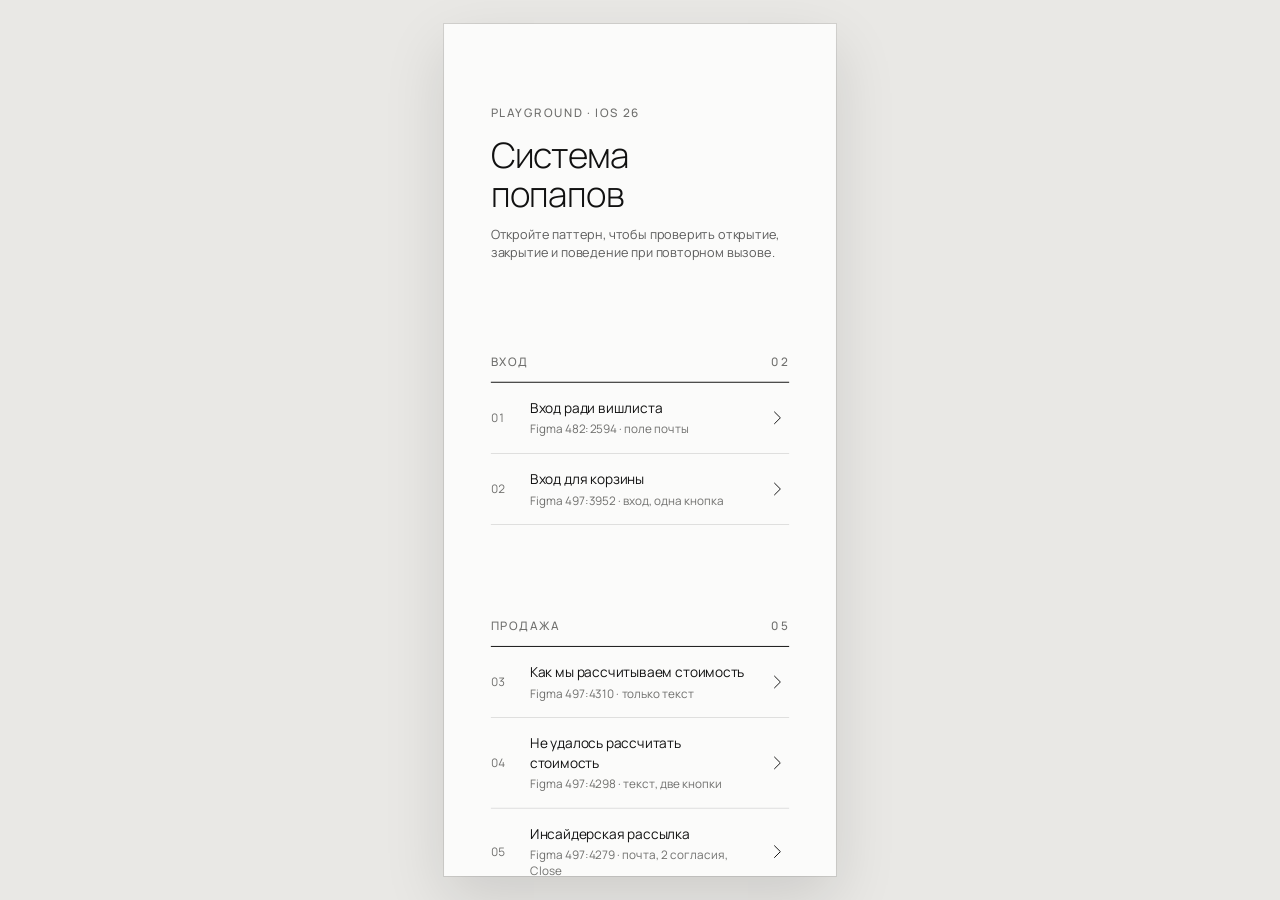
<file: index.html>
<!doctype html>
<html lang="ru">
<head>
  <meta charset="utf-8">
  <meta name="viewport" content="width=device-width, initial-scale=1, viewport-fit=cover">
  <title>Popup System Playground</title>
  <meta name="theme-color" content="#fbfbfa">
  <link rel="manifest" href="manifest.webmanifest">
  <link rel="icon" type="image/png" sizes="32x32" href="icons/favicon-32.png">
  <link rel="apple-touch-icon" href="icons/apple-touch-icon.png">
  <meta name="apple-mobile-web-app-capable" content="yes">
  <meta name="mobile-web-app-capable" content="yes">
  <meta name="apple-mobile-web-app-title" content="Popups">
  <meta name="apple-mobile-web-app-status-bar-style" content="default">
  <meta name="format-detection" content="telephone=no">
  <link rel="preload" href="design-system/fonts/manrope-latin-wght-normal.woff2" as="font" type="font/woff2" crossorigin>
  <link rel="stylesheet" href="design-system/fonts/fonts.css?v=f7c37eca60bb">
  <link rel="stylesheet" href="design-system/tokens/tokens.css?v=f7c37eca60bb">
  <link rel="stylesheet" href="css/tokens.css?v=f7c37eca60bb">
  <link rel="stylesheet" href="design-system/css/typography.css?v=f7c37eca60bb">
  <link rel="stylesheet" href="design-system/css/spacing.css?v=f7c37eca60bb">
  <link rel="stylesheet" href="css/app.css?v=f7c37eca60bb">
  <link rel="stylesheet" href="design-system/css/corners.css?v=f7c37eca60bb">
  <link rel="stylesheet" href="design-system/components/button/button.css?v=f7c37eca60bb">
  <link rel="stylesheet" href="design-system/icons/icon.css?v=f7c37eca60bb">
  <link rel="stylesheet" href="design-system/css/glass.css?v=f7c37eca60bb">
  <link rel="stylesheet" href="design-system/css/backdrop.css?v=f7c37eca60bb">
  <link rel="stylesheet" href="design-system/components/icon-button/icon-button.css?v=f7c37eca60bb">
  <link rel="stylesheet" href="design-system/components/field/field.css?v=f7c37eca60bb">
  <link rel="stylesheet" href="design-system/components/checkbox/checkbox.css?v=f7c37eca60bb">
  <link rel="stylesheet" href="design-system/components/text-action/text-action.css?v=f7c37eca60bb">
  <link rel="stylesheet" href="design-system/components/callout/callout.css?v=f7c37eca60bb">
  <link rel="stylesheet" href="design-system/components/account-notice/account-notice.css?v=f7c37eca60bb">
  <link rel="stylesheet" href="design-system/components/alert/alert.css?v=f7c37eca60bb">
  <link rel="stylesheet" href="design-system/components/drag-indicator/drag-indicator.css?v=f7c37eca60bb">
  <link rel="stylesheet" href="css/popup.css?v=f7c37eca60bb">
  <link rel="stylesheet" href="css/sheet.css?v=f7c37eca60bb">
  <meta name="build" content="f7c37eca60bb">
  <meta name="app-build" content="f7c37eca60bb">
  <script>(()=>{const m=document.querySelector('meta[name="app-build"]');if(!m||!window.fetch)return;const cur=m.content;const url=new URL('version.json',document.baseURI);const check=()=>fetch(url+'?t='+Date.now(),{cache:'no-store'}).then(r=>r.ok?r.json():null).then(v=>{if(!v||!v.build||v.build===cur)return;const k='app-build-reload:'+v.build;try{if(sessionStorage.getItem(k))return;sessionStorage.setItem(k,'1')}catch(e){}const u=new URL(location.href);u.searchParams.set('v',v.build);location.replace(u.href)}).catch(()=>{});check();document.addEventListener('visibilitychange',()=>{if(document.visibilityState==='visible')check()});addEventListener('pageshow',e=>{if(e.persisted)check()})})();</script>
</head>
<body>
  <div class="stage">
    <div class="device" id="device">
      <div class="screen">
        <main class="home" id="app"></main>
        <div class="popup-layer" id="popup-layer"></div>
      </div>
    </div>
  </div>
  <script type="module" src="js/main.js?v=f7c37eca60bb"></script>
</body>
</html>
</file>
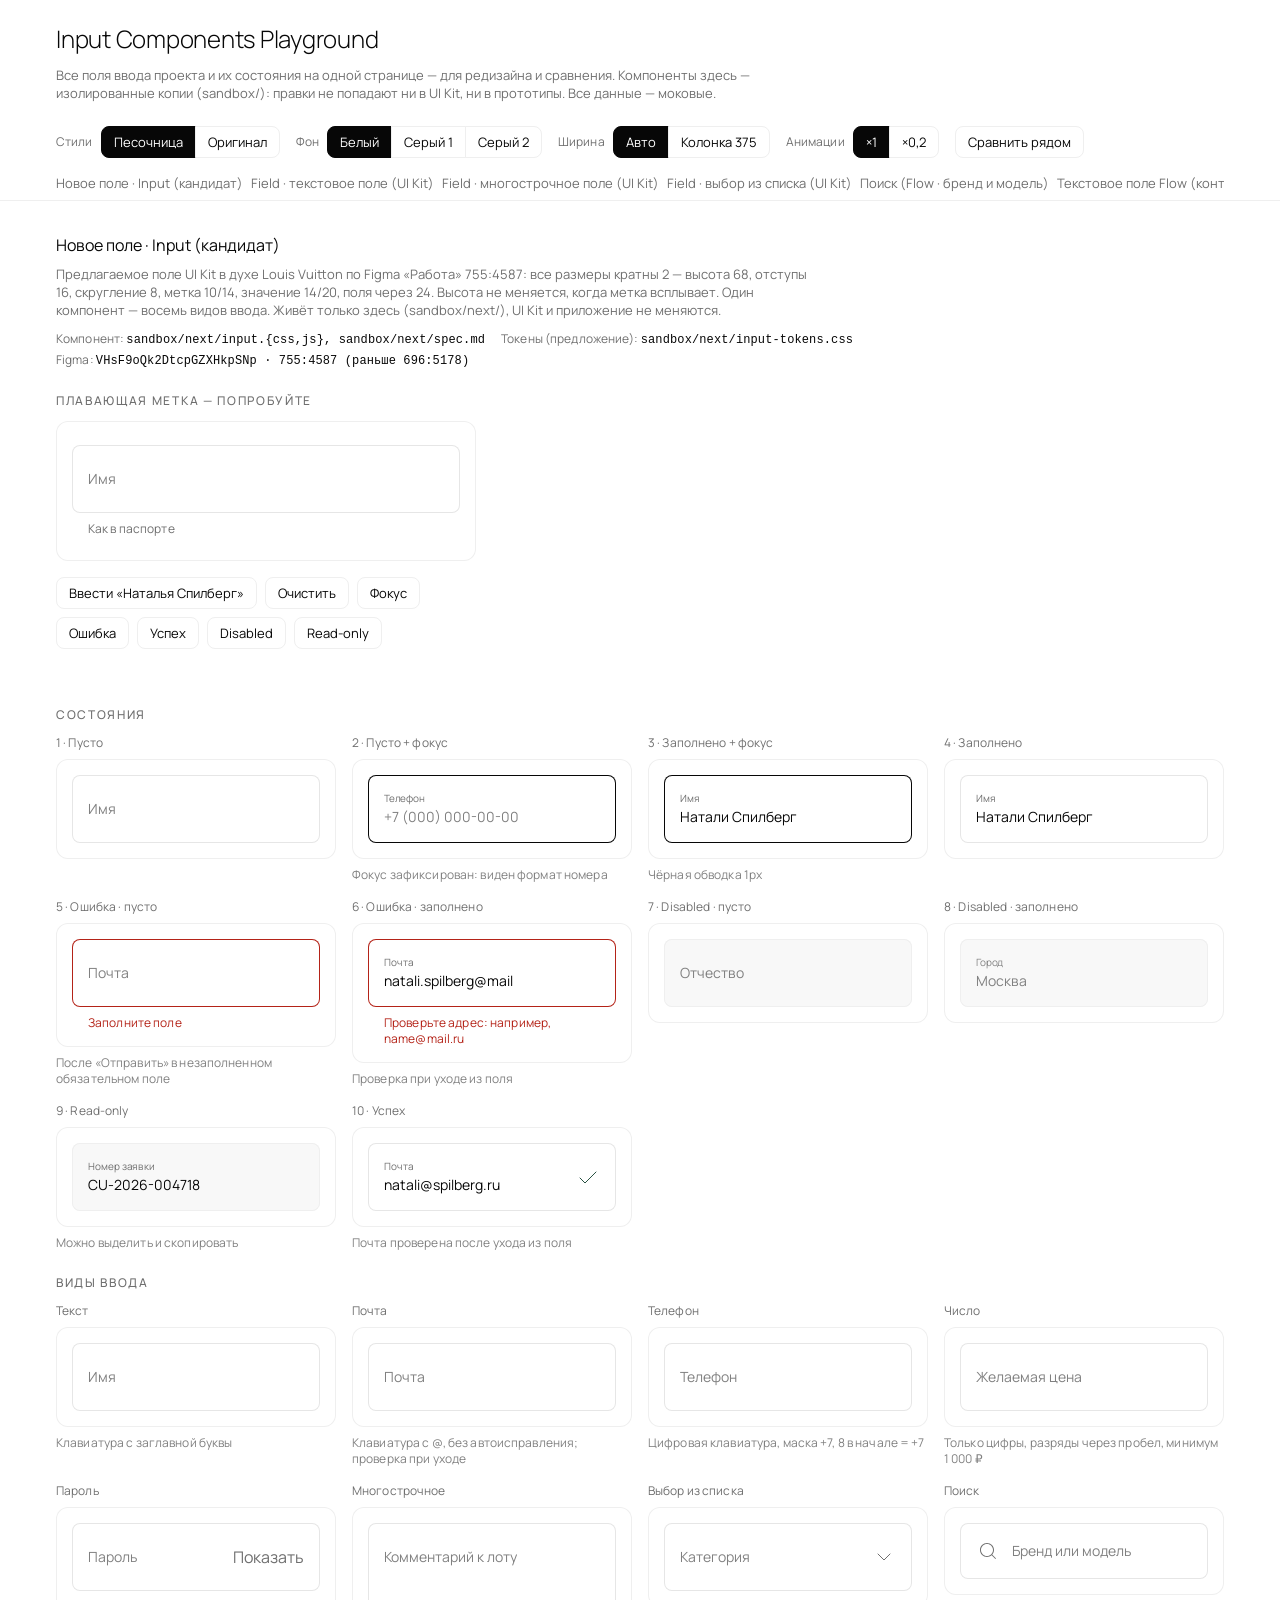
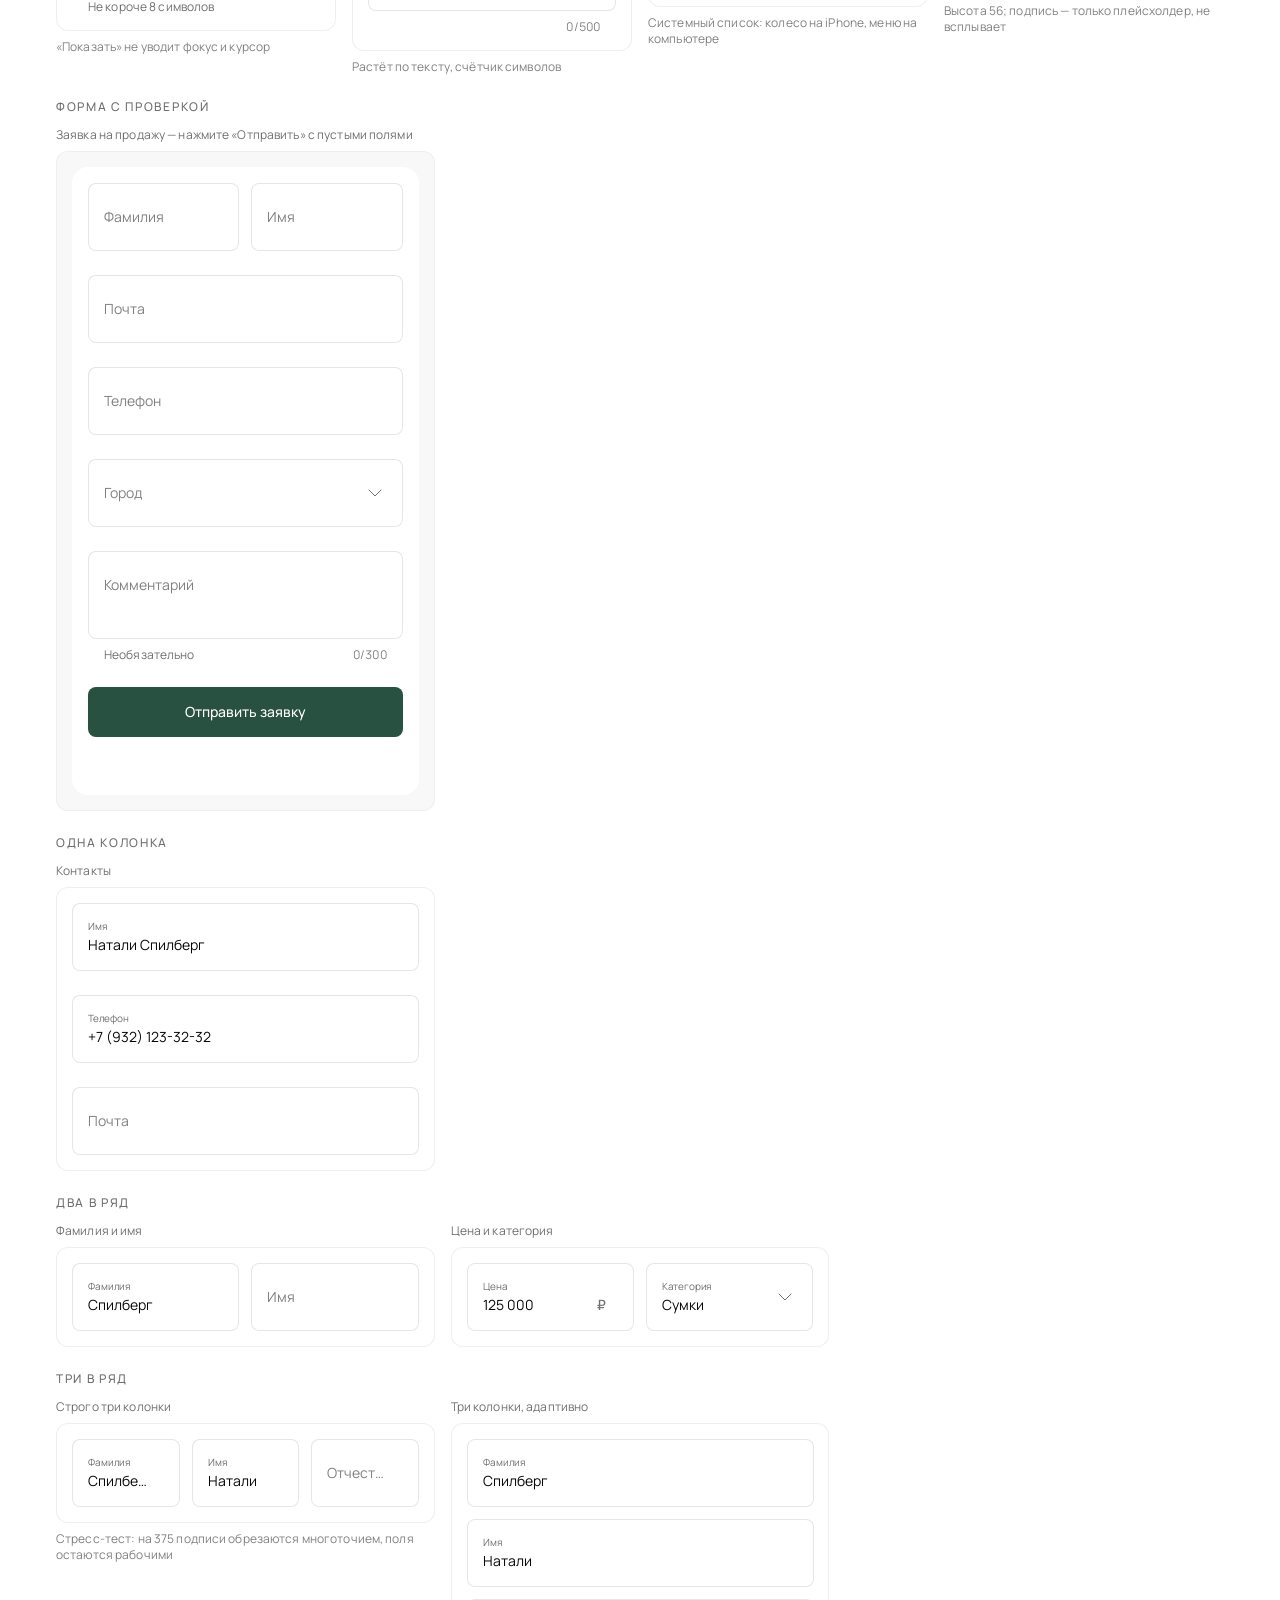
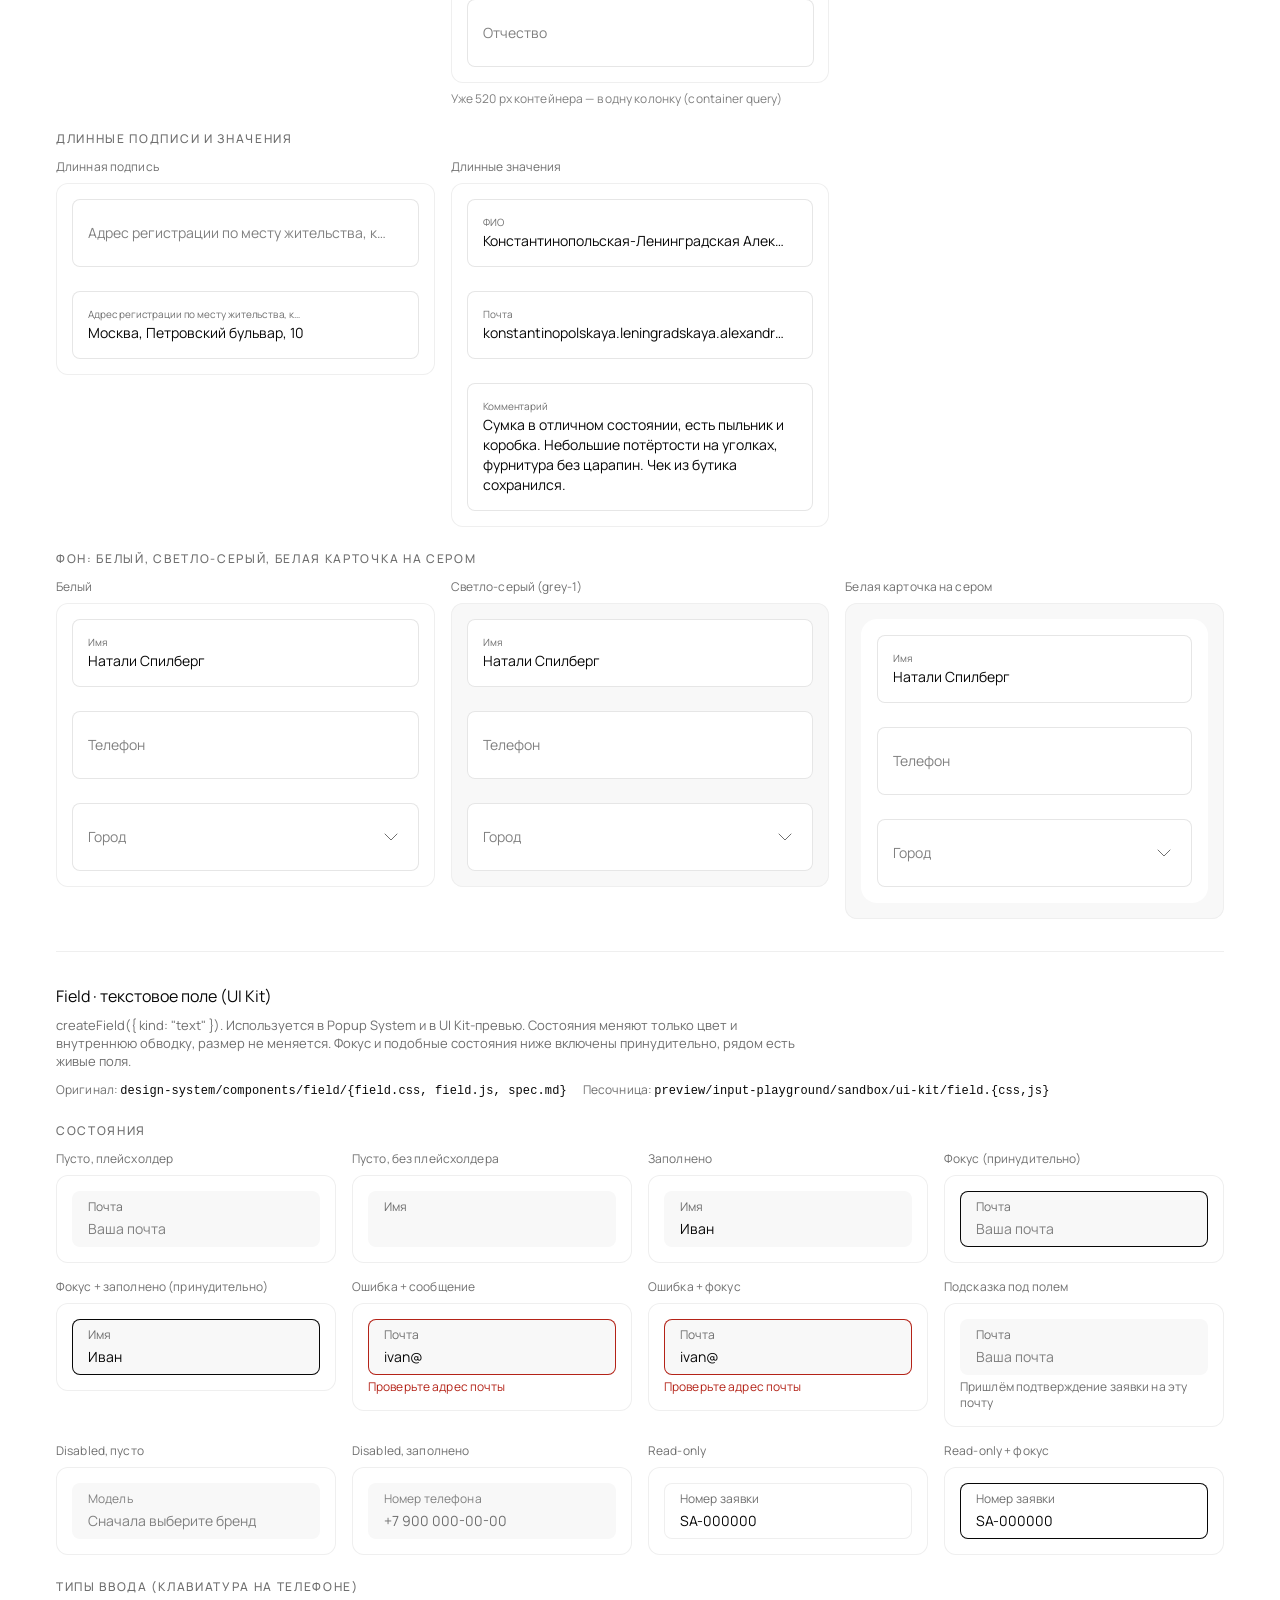
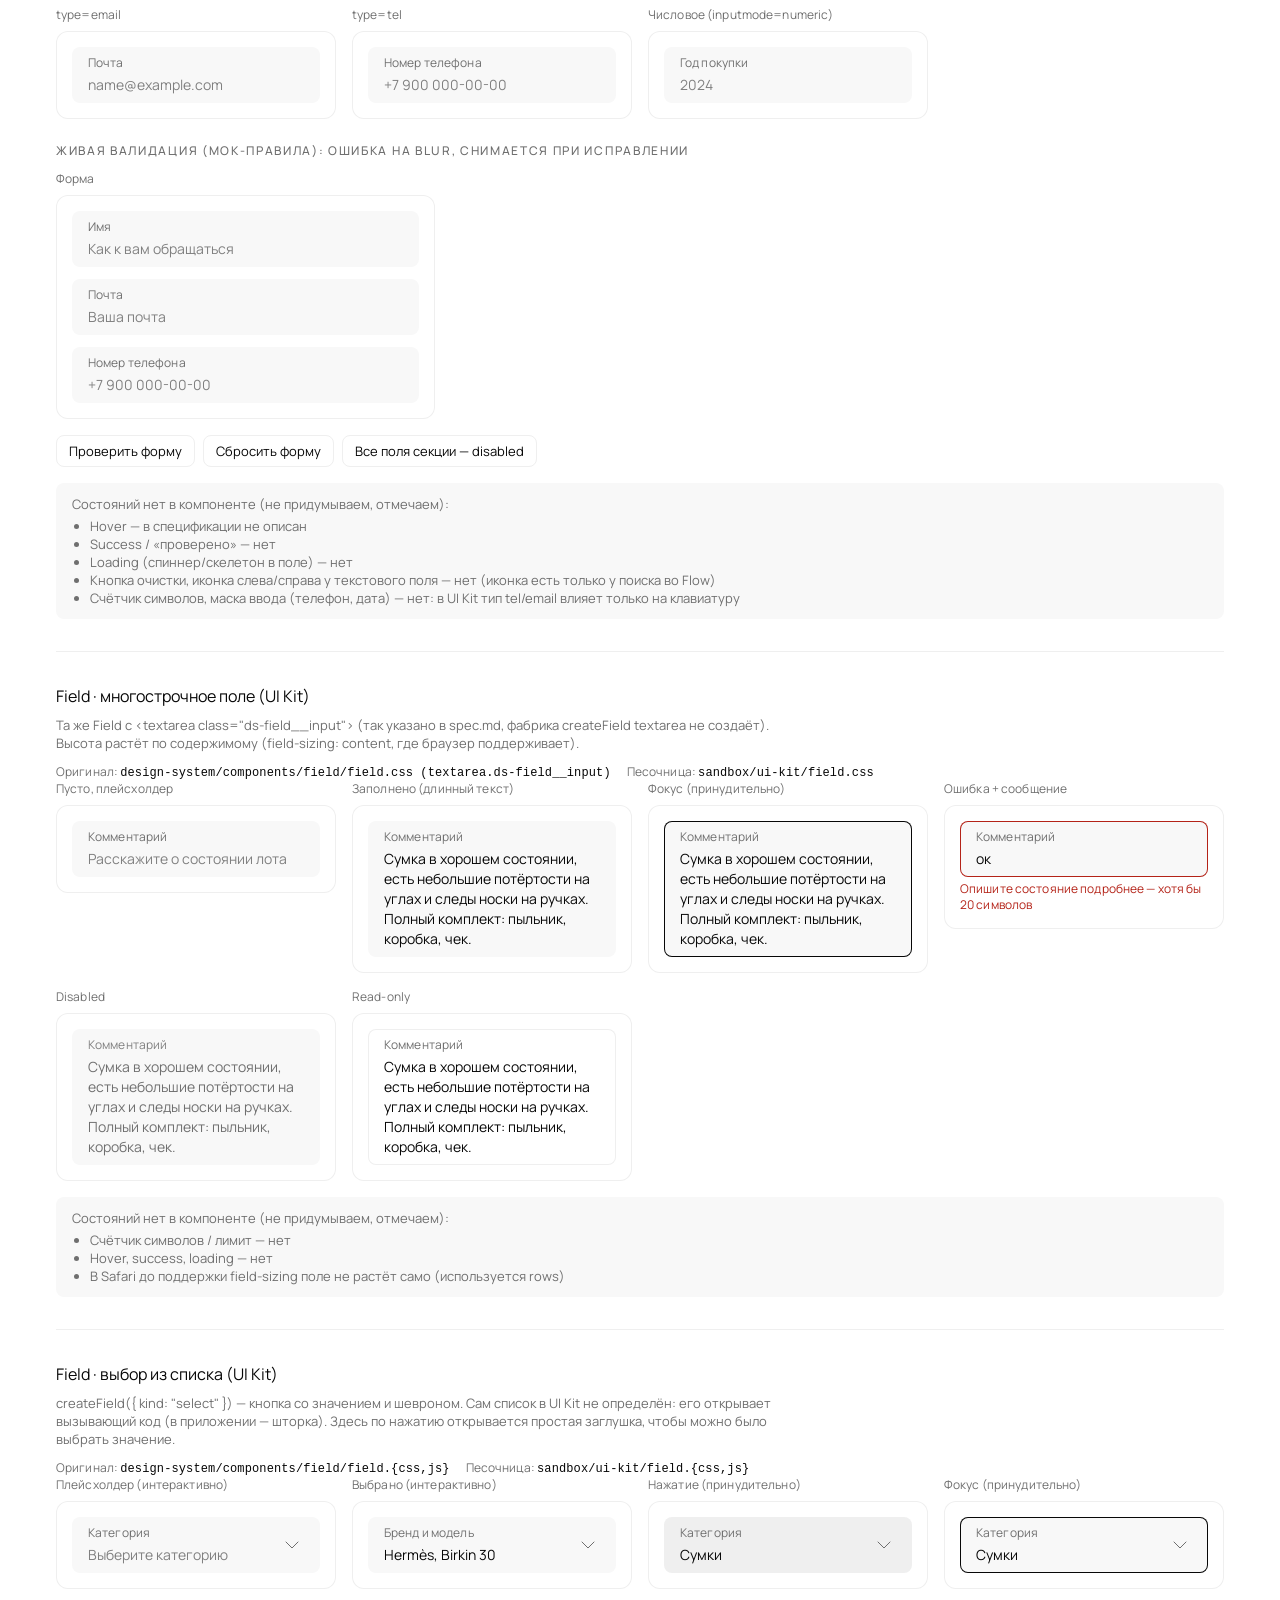
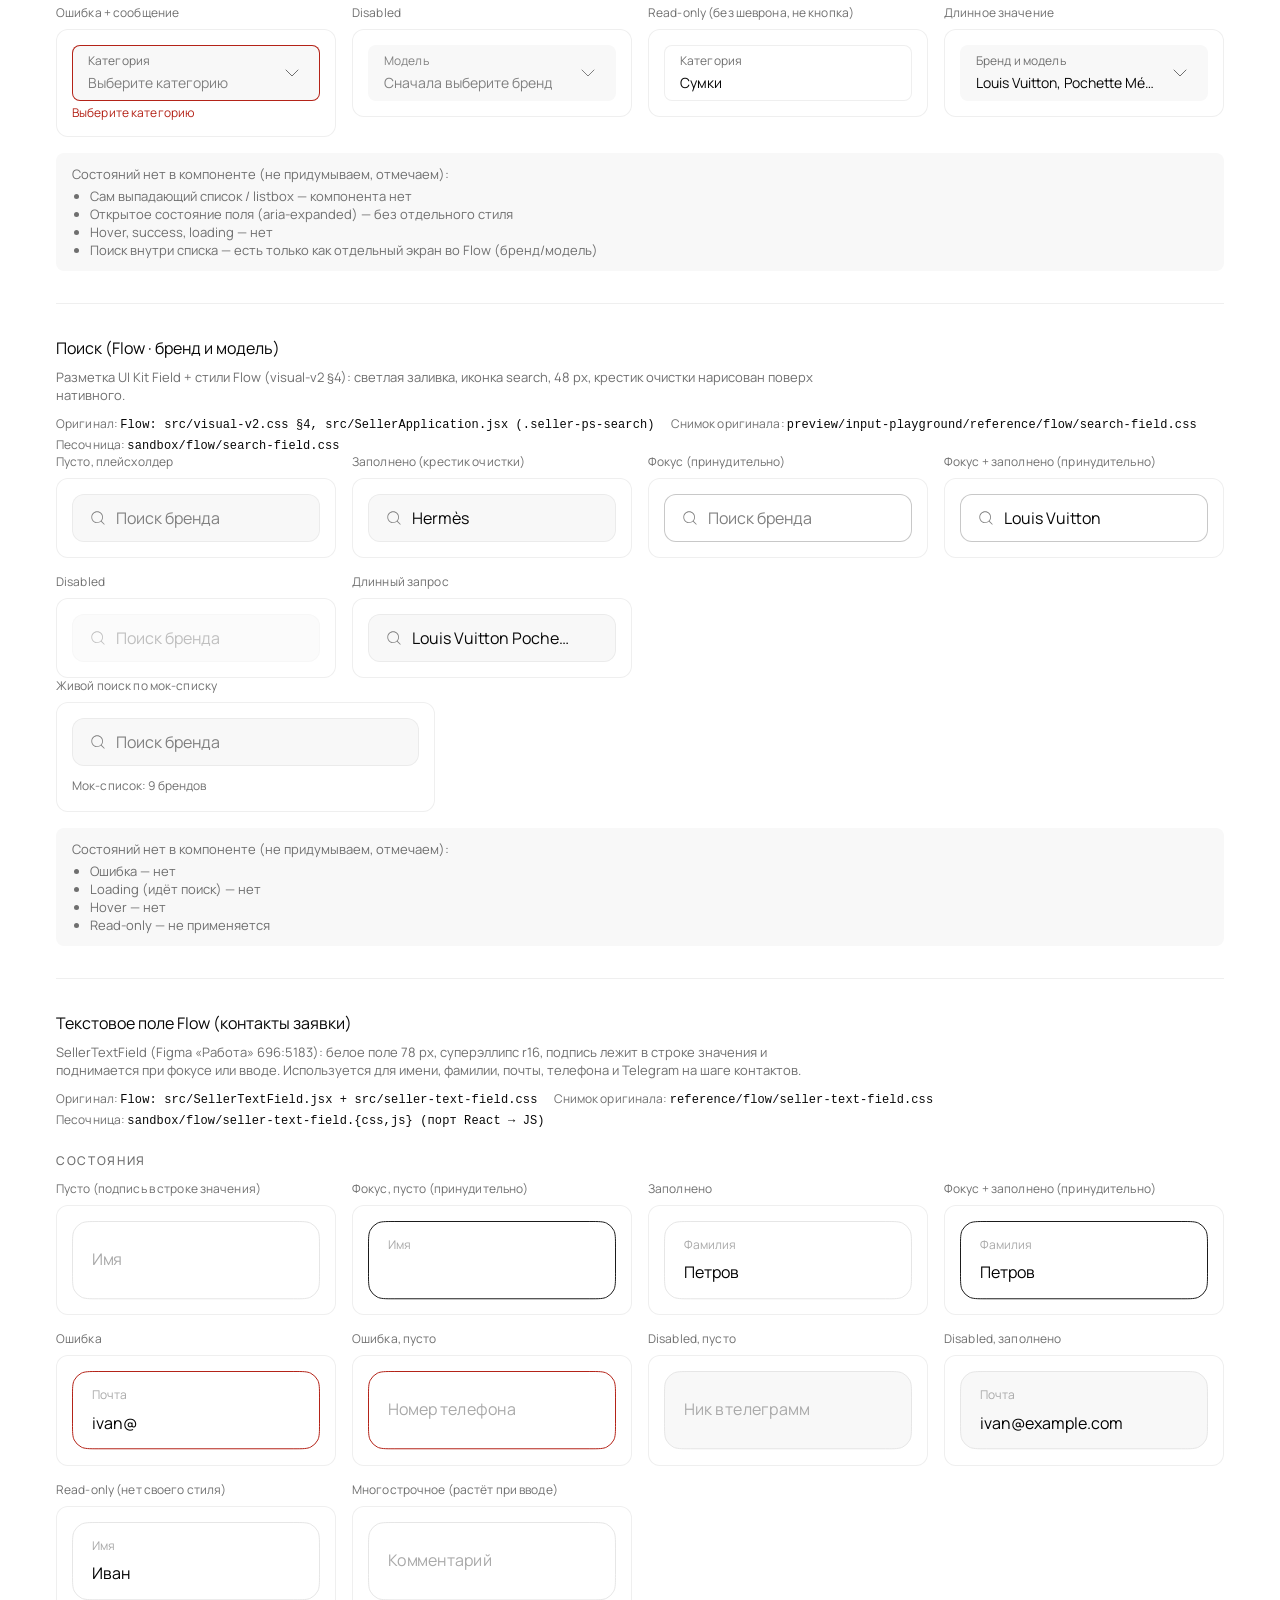
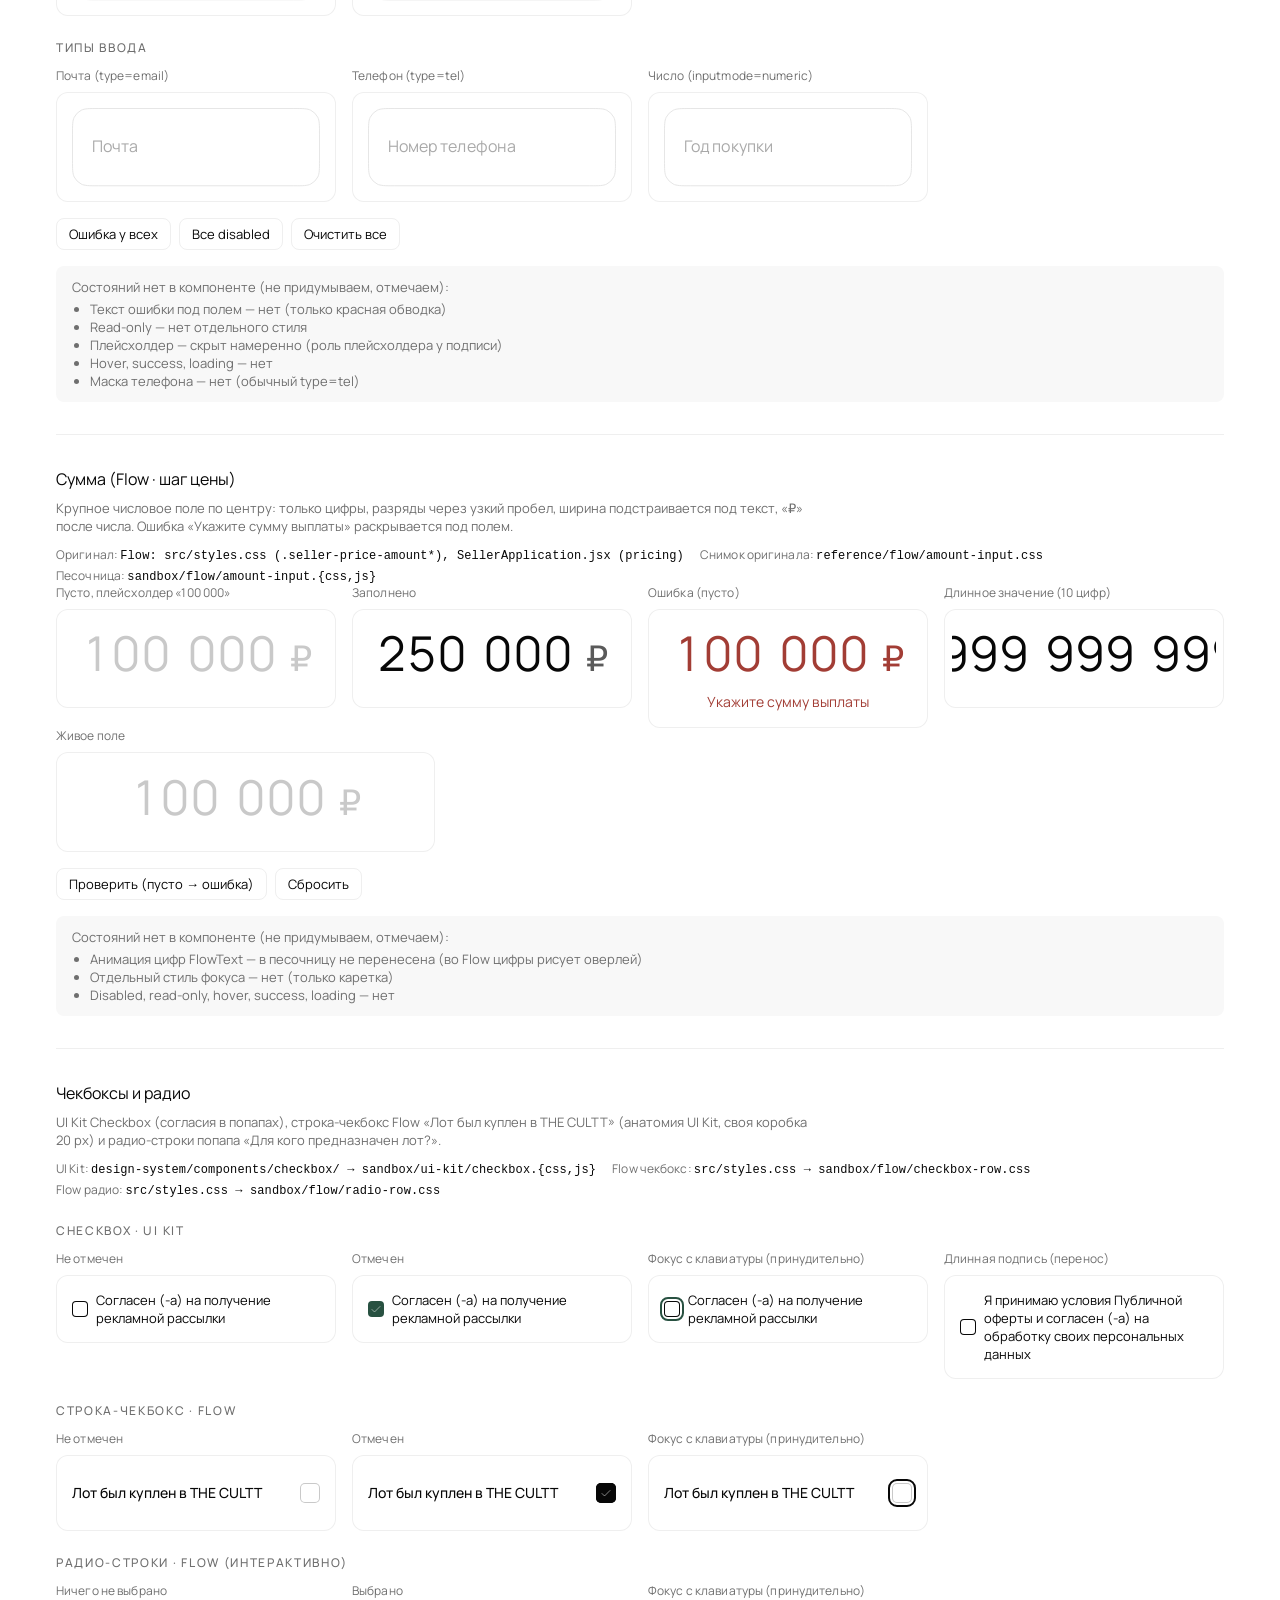
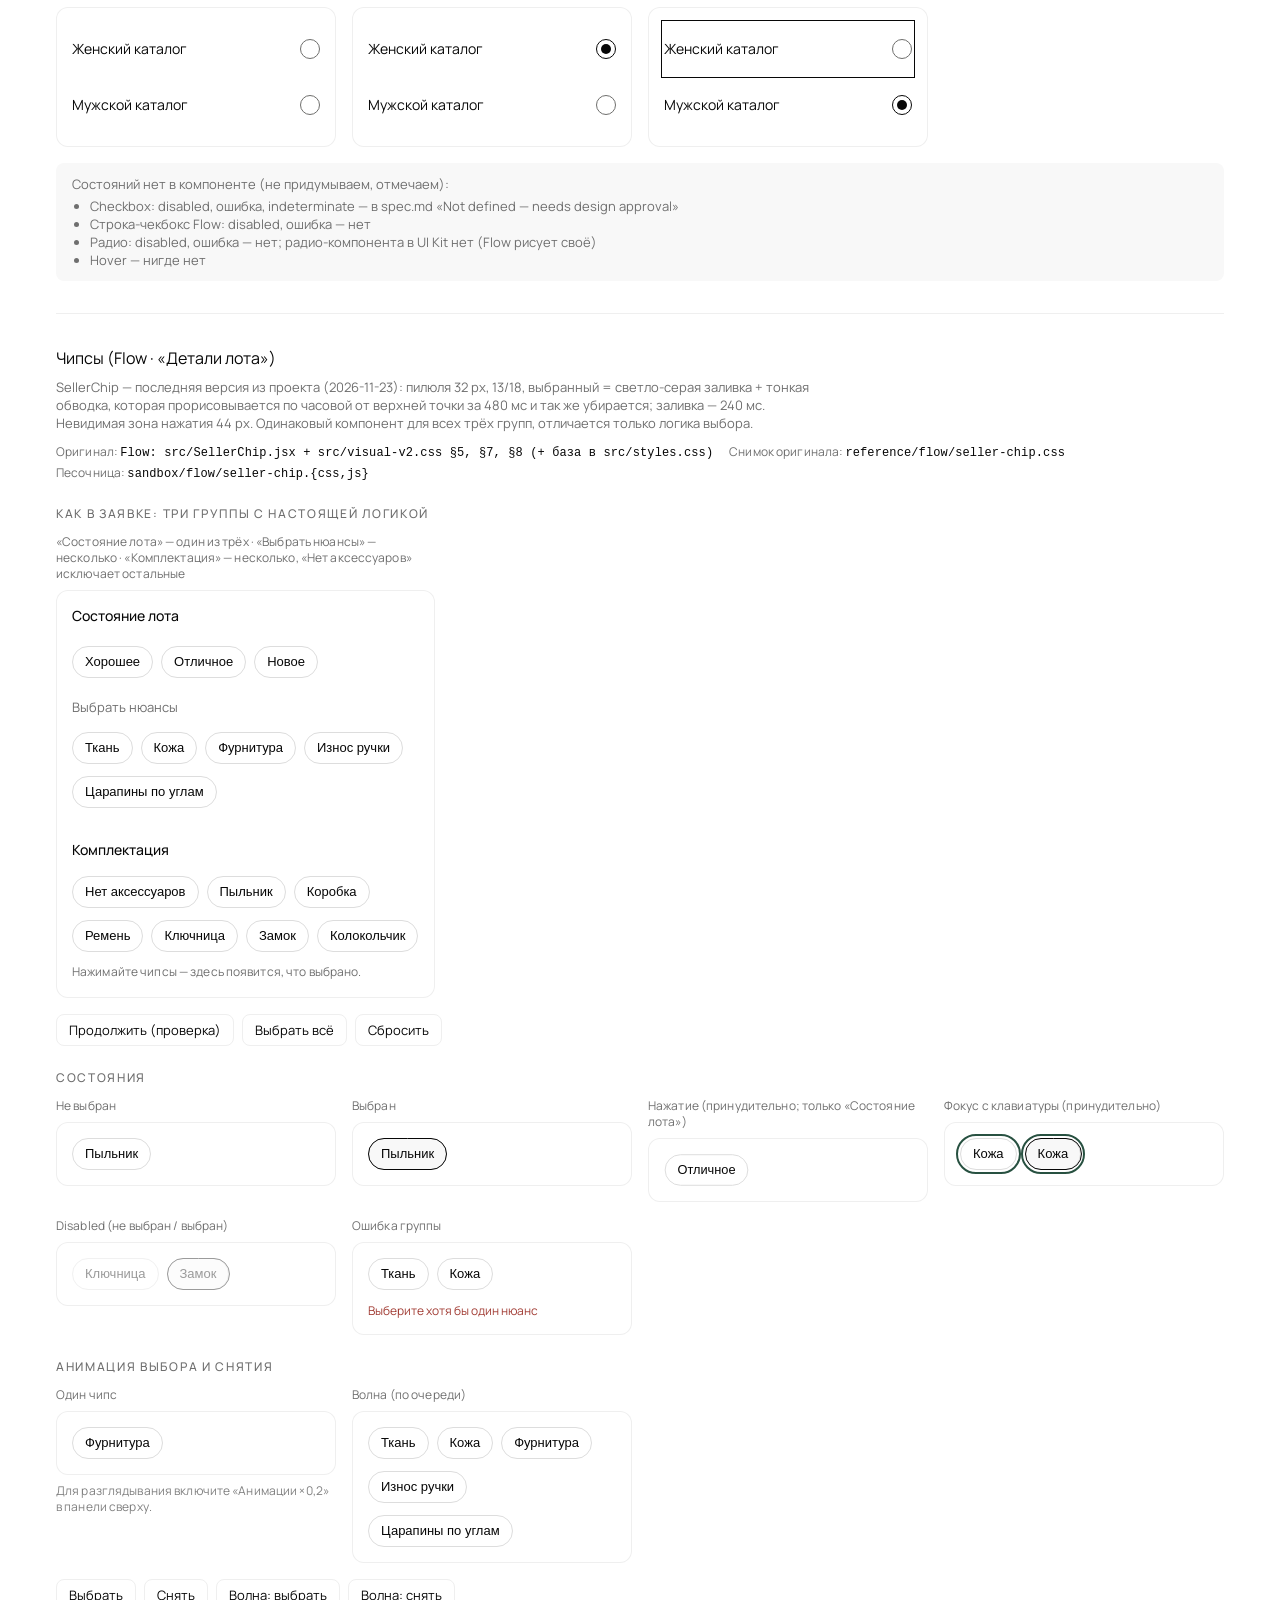
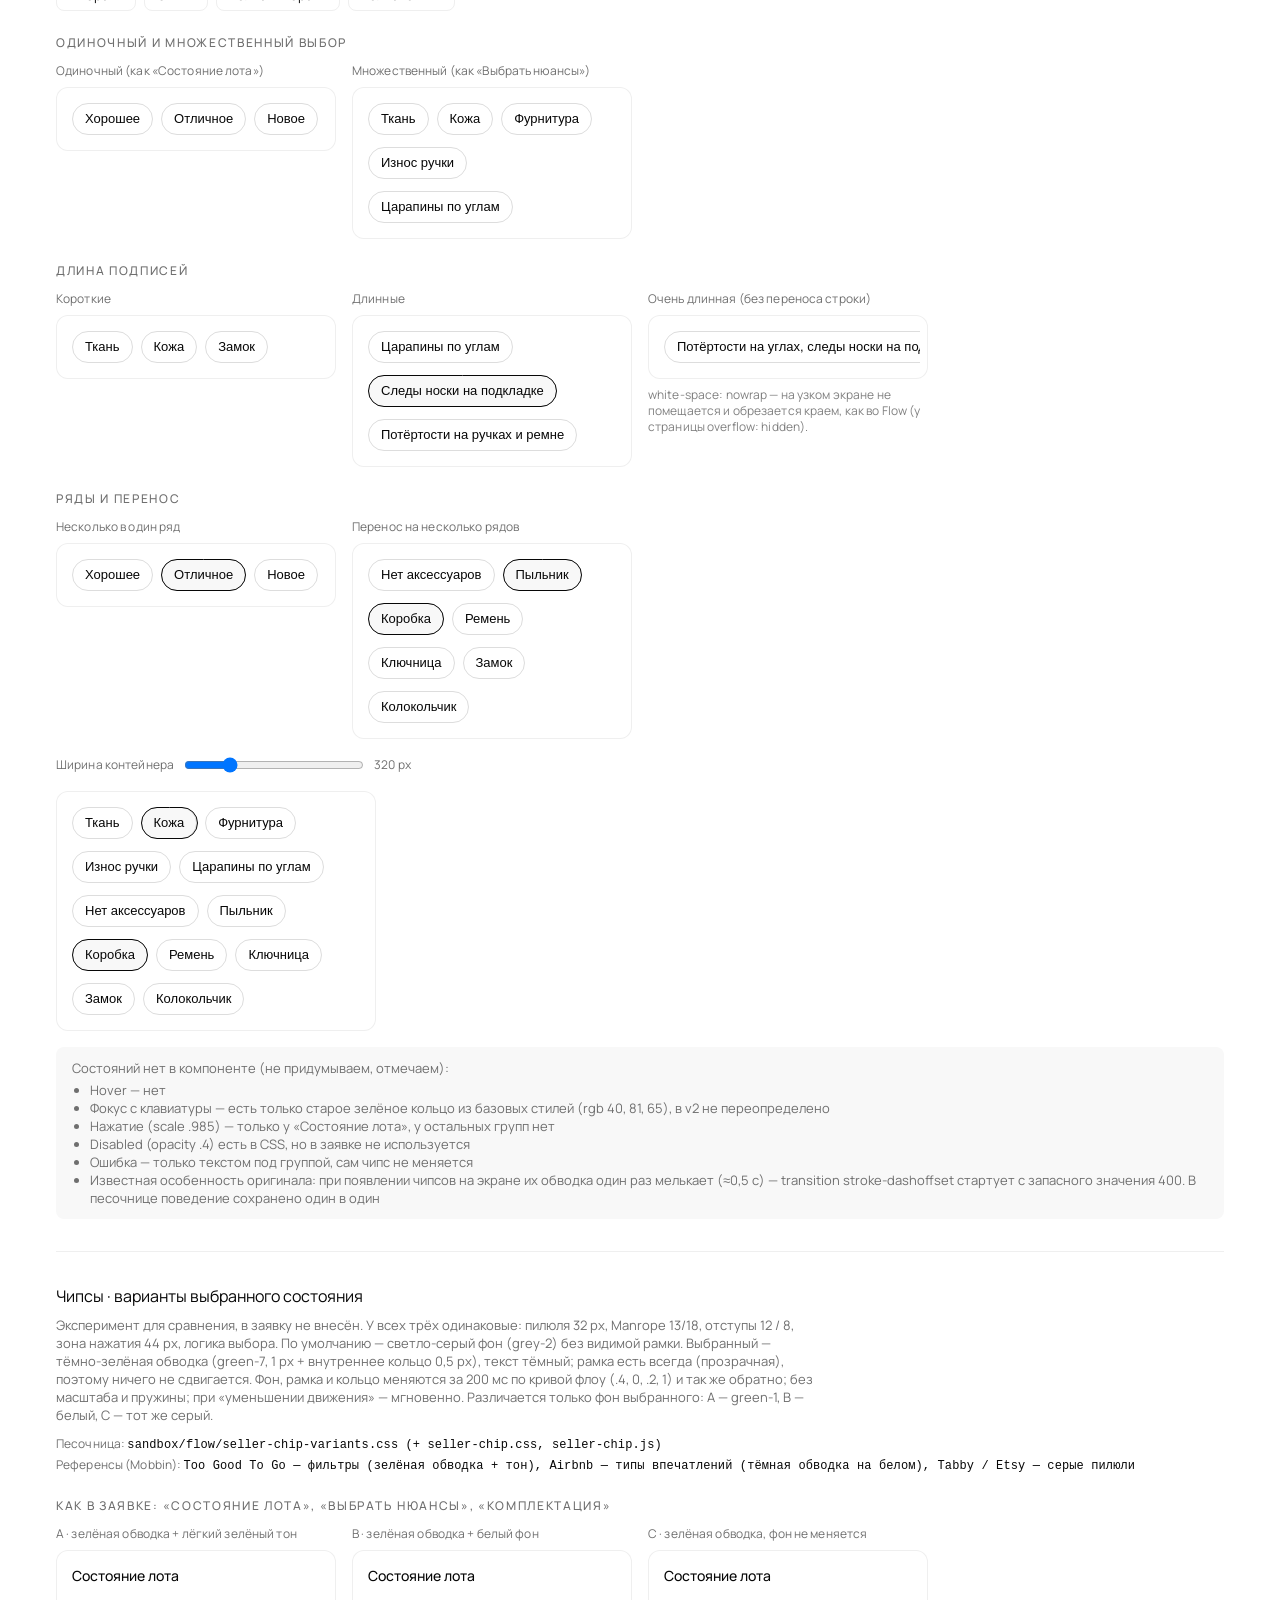
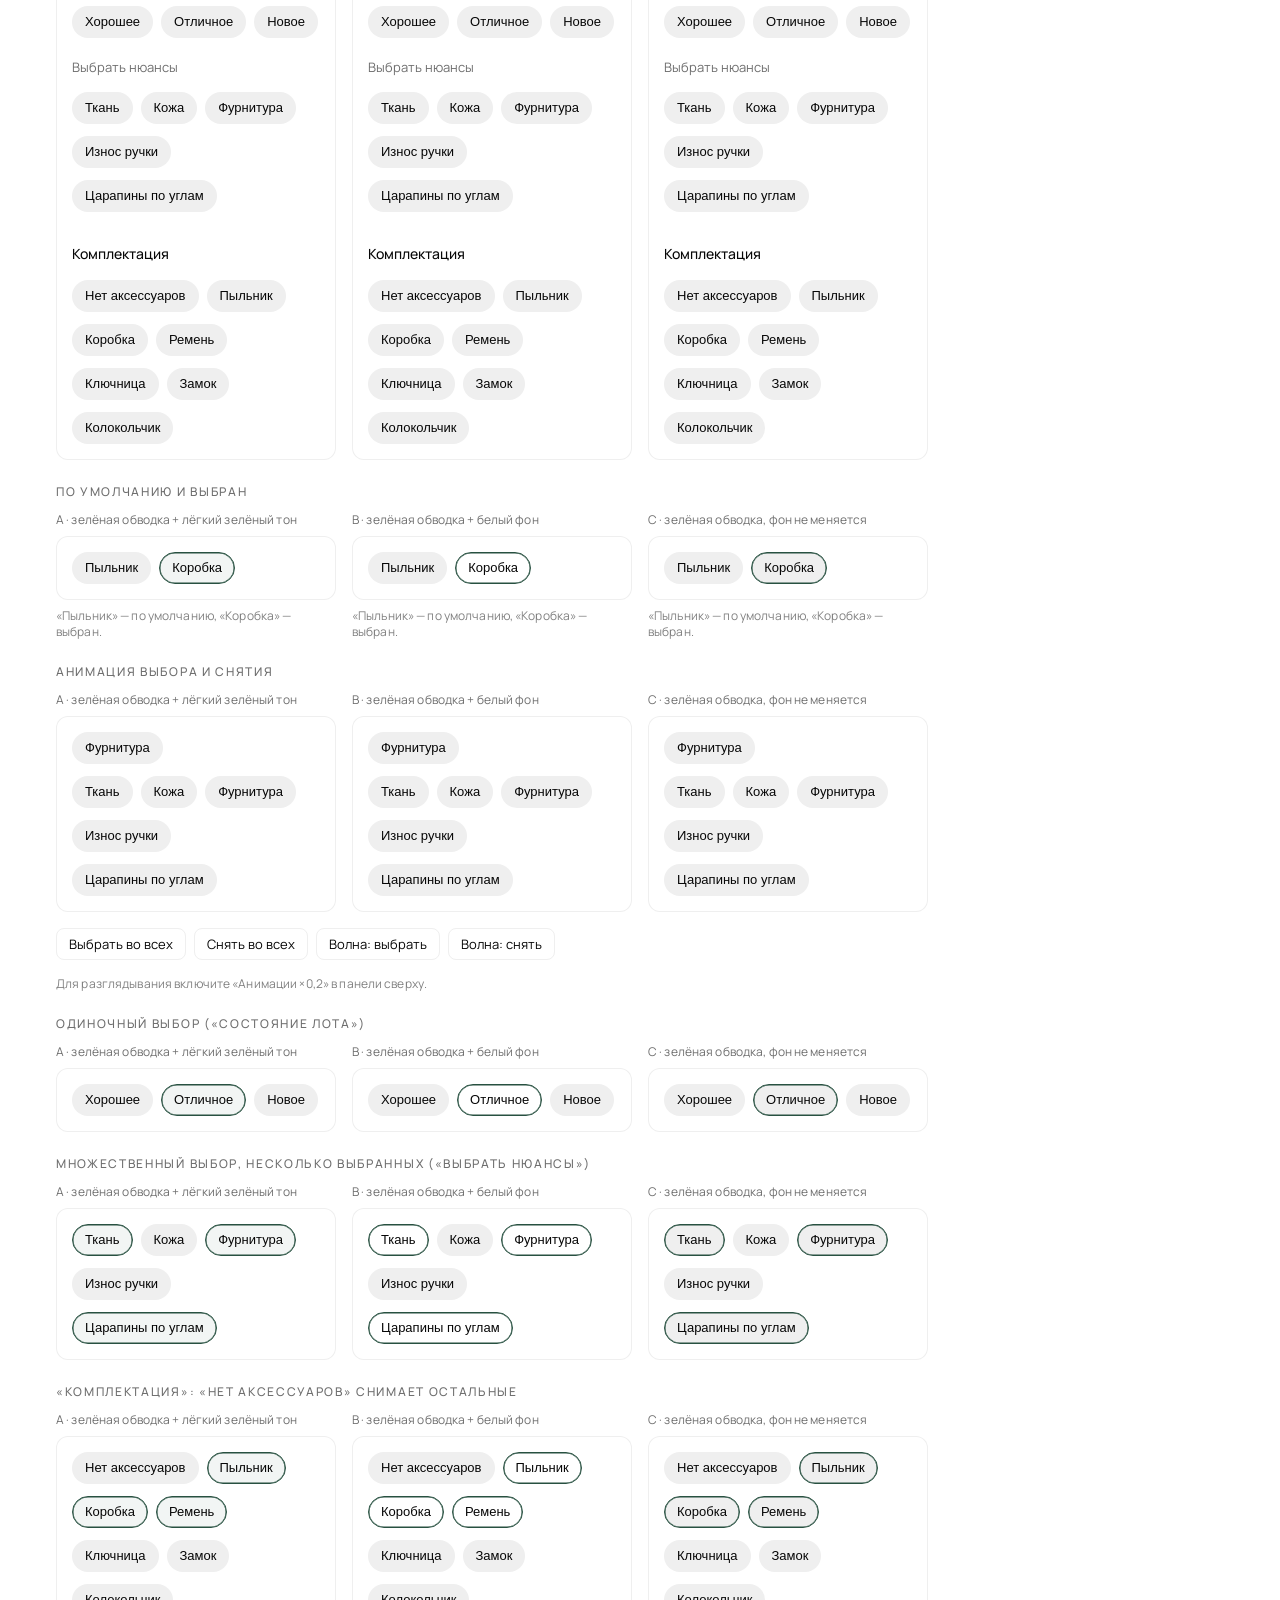
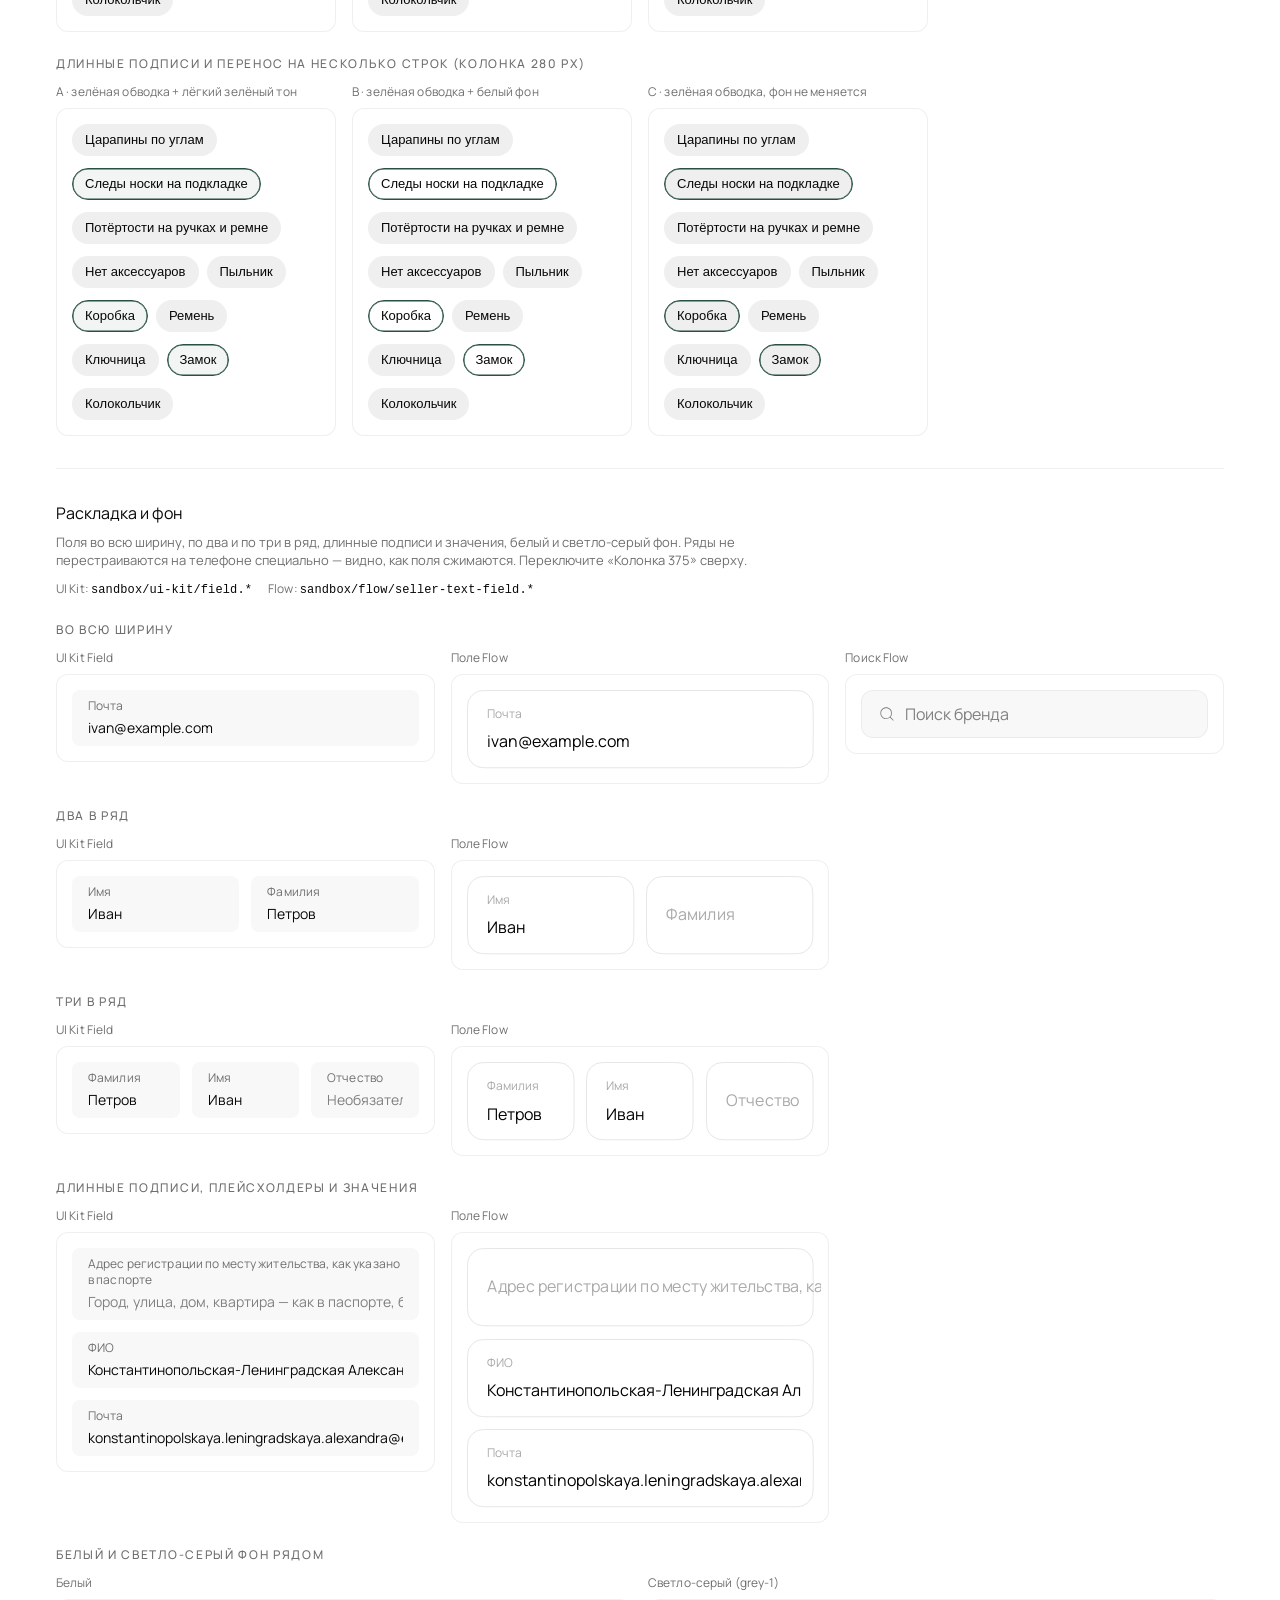
<file: design-system/preview/input-playground/index.html>
<!doctype html>
<html lang="ru">
<head>
<meta charset="utf-8">
<meta name="viewport" content="width=device-width, initial-scale=1, viewport-fit=cover">
<meta name="robots" content="noindex, nofollow">
<title>Input Components Playground</title>
<!-- Isolated design workspace for input components (2026-11-23). Nothing here is imported by playground/ or Flow:
     component styles below are SANDBOX COPIES (sandbox/), the «Стили → Оригинал» switch swaps them for the live UI Kit
     files and a frozen snapshot of the flow styles (reference/flow/). See sandbox/README.md. -->
<link rel="stylesheet" href="../../fonts/fonts.css?v=f7c37eca60bb">
<link rel="stylesheet" href="../../tokens/tokens.css?v=f7c37eca60bb">
<link rel="stylesheet" href="../../css/typography.css?v=f7c37eca60bb">
<link rel="stylesheet" href="../../css/spacing.css?v=f7c37eca60bb">
<link rel="stylesheet" href="../../css/corners.css?v=f7c37eca60bb">
<link rel="stylesheet" href="../../icons/icon.css?v=f7c37eca60bb">
<link rel="stylesheet" href="sandbox/flow/flow-tokens.css?v=f7c37eca60bb">
<link rel="stylesheet" data-pg-component="field" href="sandbox/ui-kit/field.css?v=f7c37eca60bb" data-sandbox="sandbox/ui-kit/field.css" data-original="../../components/field/field.css">
<link rel="stylesheet" data-pg-component="checkbox" href="sandbox/ui-kit/checkbox.css?v=f7c37eca60bb" data-sandbox="sandbox/ui-kit/checkbox.css" data-original="../../components/checkbox/checkbox.css">
<link rel="stylesheet" data-pg-component="seller-chip" href="sandbox/flow/seller-chip.css?v=f7c37eca60bb" data-sandbox="sandbox/flow/seller-chip.css" data-original="reference/flow/seller-chip.css">
<!-- Selected-state experiment for SellerChip (three variants); page-only, not swapped by «Оригинал». -->
<link rel="stylesheet" href="sandbox/flow/seller-chip-variants.css?v=f7c37eca60bb">
<link rel="stylesheet" data-pg-component="search-field" href="sandbox/flow/search-field.css?v=f7c37eca60bb" data-sandbox="sandbox/flow/search-field.css" data-original="reference/flow/search-field.css">
<link rel="stylesheet" data-pg-component="seller-text-field" href="sandbox/flow/seller-text-field.css?v=f7c37eca60bb" data-sandbox="sandbox/flow/seller-text-field.css" data-original="reference/flow/seller-text-field.css">
<link rel="stylesheet" data-pg-component="checkbox-row" href="sandbox/flow/checkbox-row.css?v=f7c37eca60bb" data-sandbox="sandbox/flow/checkbox-row.css" data-original="reference/flow/checkbox-row.css">
<link rel="stylesheet" data-pg-component="radio-row" href="sandbox/flow/radio-row.css?v=f7c37eca60bb" data-sandbox="sandbox/flow/radio-row.css" data-original="reference/flow/radio-row.css">
<link rel="stylesheet" data-pg-component="amount-input" href="sandbox/flow/amount-input.css?v=f7c37eca60bb" data-sandbox="sandbox/flow/amount-input.css" data-original="reference/flow/amount-input.css">
<!-- Input (candidate, 2026-11-24): the proposed next field. Same file in both modes — it has no original yet. -->
<link rel="stylesheet" href="sandbox/next/input-tokens.css?v=f7c37eca60bb">
<link rel="stylesheet" data-pg-component="input-next" href="sandbox/next/input.css?v=f7c37eca60bb" data-sandbox="sandbox/next/input.css" data-original="sandbox/next/input.css">
<link rel="stylesheet" href="../../components/button/button.css?v=f7c37eca60bb">
<link rel="stylesheet" href="playground.css?v=f7c37eca60bb">
</head>
<body>
  <div id="app"></div>
  <script type="module" src="playground.js?v=f7c37eca60bb"></script>
</body>
</html>
</file>
<file: design-system/fonts/fonts.css>
/* Manrope (OFL, see OFL.txt) — the only typeface of the system. */
@font-face { font-family: "Manrope"; font-weight: 300 500; font-display: block; src: url("manrope-cyrillic-wght-normal.woff2") format("woff2"); unicode-range: U+0301, U+0400-045F, U+0490-0491, U+04B0-04B1, U+2116; }
@font-face { font-family: "Manrope"; font-weight: 300 500; font-display: block; src: url("manrope-latin-wght-normal.woff2") format("woff2"); unicode-range: U+0000-00FF, U+0131, U+0152-0153, U+02BB-02BC, U+02C6, U+02DA, U+02DC, U+0304, U+0308, U+0329, U+2000-206F, U+20AC, U+2122, U+2191, U+2193, U+2212, U+2215, U+FEFF, U+FFFD; }
</file>
<file: design-system/tokens/tokens.css>
/* GENERATED from tokens.json by build.mjs — do not edit by hand. */
:root {
  --color-white: #ffffff;
  --color-green-1: #f2f5f4;
  --color-green-2: #e5eae8;
  --color-green-5: #5e7d71;
  --color-green-7: #285141;
  --color-green-9: #1e3d31;
  --color-action-primary-background-default: var(--color-green-7);
  --color-action-primary-background-pressed: var(--color-green-9);
  --color-action-primary-background-disabled: var(--color-green-5);
  --color-action-primary-foreground-default: var(--color-white);
  --color-action-primary-foreground-pressed: var(--color-white);
  --color-action-primary-foreground-disabled: var(--color-white);
  --color-action-secondary-background-default: var(--color-green-1);
  --color-action-secondary-background-pressed: var(--color-green-1);
  --color-action-secondary-background-disabled: var(--color-green-1);
  --color-action-secondary-foreground-default: var(--color-green-7);
  --color-action-secondary-foreground-pressed: var(--color-green-9);
  --color-action-secondary-foreground-disabled: var(--color-green-5);
  --color-ink: #111111;
  --color-grey-1: #f8f8f8;
  --color-grey-2: #efefef;
  --color-grey-6: #808080;
  --color-grey-7: #6f6f6f;
  --color-black-3: #070707;
  --color-red-7: #b42318;
  --font-family-sans: "Manrope", sans-serif;
  --font-weight-light: 300;
  --font-weight-regular: 400;
  --font-weight-medium: 500;
  --font-optical-cap-center-offset: 0.025em;
  --font-tracking-tight: -0.02em;
  --font-tracking-snug: -0.01em;
  --font-tracking-normal: 0;
  --font-tracking-open: 0.01em;
  --font-tracking-caps: 0.14em;
  --motion-duration-fast: 120ms;
  --motion-easing-standard: cubic-bezier(0.32, 0.72, 0, 1);
  --button-size-large-height: 50px;
  --button-size-large-padding-inline: var(--spacing-standard-block);
  --button-size-large-padding-inline-icon-only: var(--spacing-standard-control);
  --button-size-large-radius: 8px;
  --button-size-large-icon-size: var(--icon-size-md);
  --button-size-large-icon-gap: var(--spacing-compact-inline);
  --button-size-large-font-size: var(--text-button-size);
  --button-size-large-font-line-height: var(--text-button-line-height);
  --button-size-large-font-weight: var(--text-button-weight);
  --button-size-large-font-letter-spacing: var(--text-button-letter-spacing);
  --button-loading-spinner-stroke: 2px;
  --button-focus-ring-width: 2px;
  --button-focus-ring-offset: 2px;
  --corner-shape-continuous: superellipse(1.75);
  --corner-shape-circular: round;
  --corner-shape-sharp: square;
  --corner-shape-default: var(--corner-shape-continuous);
  --corner-continuous-extent: 1.5287;
  --corner-figma-smoothing: 0.6;
  --icon-size-xs: 16px;
  --icon-size-sm: 20px;
  --icon-size-md: 24px;
  --icon-size-lg: 32px;
  --icon-size-xl: 48px;
  --icon-grid: 24px;
  --icon-presentation-compact-viewport: 15px;
  --icon-presentation-compact-viewport-min: 14px;
  --icon-presentation-compact-viewport-max: 16px;
  --icon-presentation-compact-optical-size: 11px;
  --icon-presentation-compact-stroke: 0.9px;
  --icon-presentation-compact-stroke-max: 1px;
  --icon-presentation-large-viewport: 18px;
  --icon-presentation-large-optical-size: 15px;
  --icon-presentation-large-stroke: 0.9px;
  --icon-presentation-large-stroke-max: 1px;
  --text-display-size: 36px;
  --text-display-line-height: 40px;
  --text-display-weight: var(--font-weight-light);
  --text-display-letter-spacing: var(--font-tracking-tight);
  --text-heading-l-size: 24px;
  --text-heading-l-line-height: 30px;
  --text-heading-l-weight: var(--font-weight-light);
  --text-heading-l-letter-spacing: var(--font-tracking-snug);
  --text-heading-s-size: 16px;
  --text-heading-s-line-height: 24px;
  --text-heading-s-weight: var(--font-weight-regular);
  --text-heading-s-letter-spacing: var(--font-tracking-normal);
  --text-body-size: 14px;
  --text-body-line-height: 20px;
  --text-body-weight: var(--font-weight-regular);
  --text-body-letter-spacing: var(--font-tracking-normal);
  --text-body-s-size: 13px;
  --text-body-s-line-height: 18px;
  --text-body-s-weight: var(--font-weight-regular);
  --text-body-s-letter-spacing: var(--font-tracking-normal);
  --text-caption-size: 12px;
  --text-caption-line-height: 16px;
  --text-caption-weight: var(--font-weight-regular);
  --text-caption-letter-spacing: var(--font-tracking-open);
  --text-overline-size: 12px;
  --text-overline-line-height: 16px;
  --text-overline-weight: var(--font-weight-medium);
  --text-overline-letter-spacing: var(--font-tracking-caps);
  --text-label-size: 12px;
  --text-label-line-height: 16px;
  --text-label-weight: var(--font-weight-medium);
  --text-label-letter-spacing: var(--font-tracking-open);
  --text-input-size: 14px;
  --text-input-line-height: 20px;
  --text-input-weight: var(--font-weight-regular);
  --text-input-letter-spacing: var(--font-tracking-normal);
  --text-input-touch-size: 16px;
  --text-button-size: 14px;
  --text-button-line-height: 20px;
  --text-button-weight: var(--font-weight-medium);
  --text-button-letter-spacing: var(--font-tracking-normal);
  --text-popup-heading-size: 16px;
  --text-popup-heading-line-height: 22px;
  --text-popup-heading-weight: var(--font-weight-regular);
  --text-popup-heading-letter-spacing: var(--font-tracking-snug);
  --text-popup-body-size: 12px;
  --text-popup-body-line-height: 17px;
  --text-popup-body-weight: var(--font-weight-regular);
  --text-popup-body-letter-spacing: var(--font-tracking-normal);
  --text-popup-meta-size: 12px;
  --text-popup-meta-line-height: 16px;
  --text-popup-meta-weight: var(--font-weight-regular);
  --text-popup-meta-letter-spacing: var(--font-tracking-open);
  --space-4: 4px;
  --space-8: 8px;
  --space-12: 12px;
  --space-16: 16px;
  --space-24: 24px;
  --space-32: 32px;
  --space-48: 48px;
  --space-64: 64px;
  --space-96: 96px;
  --spacing-compact-stack: var(--space-4);
  --spacing-compact-inline: var(--space-8);
  --spacing-standard-text-group: var(--space-12);
  --spacing-standard-control: var(--space-16);
  --spacing-standard-block: var(--space-24);
  --spacing-spacious-group: var(--space-32);
  --spacing-spacious-section: var(--space-48);
  --spacing-spacious-hero: var(--space-64);
  --spacing-text-heading-body-min: var(--space-12);
  --layout-mobile-page-margin: var(--spacing-standard-block);
  --layout-mobile-content-gap: var(--spacing-standard-block);
  --layout-mobile-section-gap: var(--spacing-spacious-section);
  --layout-desktop-breakpoint: 768px;
  --layout-desktop-page-margin: var(--space-48);
  --layout-desktop-content-gap: var(--spacing-spacious-group);
  --layout-desktop-section-gap: var(--space-96);
  --popup-sheet-padding-inline: var(--spacing-standard-block);
  --popup-sheet-padding-bottom: calc(var(--spacing-spacious-section) + var(--spacing-compact-inline));
  --popup-sheet-icon-heading: var(--spacing-standard-text-group);
  --popup-sheet-heading-description: var(--spacing-text-heading-body-min);
  --popup-sheet-description-form: var(--spacing-spacious-group);
  --popup-sheet-field-gap: var(--spacing-standard-control);
  --popup-sheet-form-action: var(--spacing-standard-block);
  --popup-sheet-close-size: 44px;
  --popup-sheet-close-inset: var(--spacing-standard-control);
  --popup-sheet-close-heading: var(--spacing-standard-text-group);
  --popup-sheet-simple-padding-block: var(--spacing-spacious-group);
  --glass-light-fill: rgba(255, 255, 255, 0.1);
  --glass-light-stroke-color: #b7b7b7;
  --glass-light-stroke-width: 0.5px;
  --glass-light-rim-top: 0.75;
  --glass-light-rim-upper: 0.7;
  --glass-light-rim-side: 0;
  --glass-light-rim-lower: 0.6;
  --glass-light-rim-bottom: 0.62;
  --glass-light-bevel-highlight: inset 0 6px 8px -2px rgba(255, 255, 255, 1), inset 0 -4px 6px -2px rgba(255, 255, 255, 1);
  --glass-light-bevel-shade: inset 0 -4px 8px -2px rgba(0, 0, 0, 0.015);
  --glass-light-shadow: 0 1px 2px rgba(0, 0, 0, 0.03);
  --glass-light-frost: 1px;
  --glass-light-saturation: 1.4;
  --glass-light-pressed-fill: rgba(255, 255, 255, 0.22);
  --glass-light-pressed-scale: 0.94;
  --glass-light-reduced-transparency-fill: rgba(250, 250, 250, 0.96);
  --glass-light-lens-refraction: 1.5px;
  --glass-light-lens-edge-offset: 6px;
  --glass-light-lens-bevel-width: 0.22;
  --glass-light-lens-magnify: 1;
  --glass-light-lens-resolution: 2;
  --glass-lens-z-index: 1000;
  --icon-button-glass-size: 44px;
  --icon-button-glass-icon-viewport: var(--icon-presentation-compact-viewport);
  --icon-button-glass-foreground: var(--color-ink);
  --icon-button-glass-compact-size: 32px;
  --icon-button-glass-compact-icon-viewport: 13px;
  --backdrop-modal-blur: 3px;
  --backdrop-modal-dim-color: rgb(17 17 17);
  --backdrop-modal-dim-opacity: 0.18;
  --backdrop-modal-desktop-blur: 4px;
  --backdrop-modal-desktop-dim-opacity: 0.24;
  --backdrop-modal-reduced-transparency-dim-opacity: 0.32;
  --backdrop-modal-transition-duration: 400ms;
  --backdrop-modal-transition-duration-out: 300ms;
  --backdrop-modal-transition-easing: var(--motion-easing-standard);
  --field-radius: 8px;
  --field-min-height: 44px;
  --field-padding-block: var(--spacing-compact-inline);
  --field-padding-inline: var(--spacing-standard-control);
  --field-gap: var(--spacing-compact-stack);
  --field-icon-gap: var(--spacing-standard-text-group);
  --field-chevron-size: var(--icon-size-md);
  --field-background: var(--color-grey-1);
  --field-background-pressed: var(--color-grey-2);
  --field-foreground: var(--color-black-3);
  --field-label: var(--color-grey-7);
  --field-placeholder: var(--color-grey-6);
  --field-icon: var(--color-grey-7);
  --field-focus-ring-width: 1px;
  --field-error-color: var(--color-red-7);
  --field-disabled-foreground: var(--color-grey-7);
  --field-disabled-label: var(--color-grey-6);
  --field-readonly-background: var(--color-white);
  --field-readonly-border: var(--color-grey-2);
  --field-message-gap: var(--spacing-compact-stack);
  --field-transition-duration: var(--motion-duration-fast);
  --checkbox-size: var(--icon-size-xs);
  --checkbox-radius: 4px;
  --checkbox-border-width: 1px;
  --checkbox-border-color: var(--color-black-3);
  --checkbox-checked-background: var(--color-action-primary-background-default);
  --checkbox-checked-foreground: var(--color-white);
  --checkbox-icon-size: 12px;
  --checkbox-gap: var(--spacing-compact-inline);
  --text-action-min-height: 44px;
  --text-action-padding: var(--spacing-compact-inline);
  --text-action-foreground-default: var(--color-action-secondary-foreground-default);
  --text-action-foreground-pressed: var(--color-action-secondary-foreground-pressed);
  --callout-radius: 8px;
  --callout-padding: var(--spacing-standard-text-group);
  --callout-background: var(--color-green-2);
  --callout-foreground: var(--color-black-3);
  --account-notice-radius: 12px;
  --account-notice-padding: var(--spacing-compact-inline);
  --account-notice-gap: var(--spacing-standard-control);
  --account-notice-text-gap: var(--spacing-compact-stack);
  --account-notice-background: var(--color-green-1);
  --account-notice-avatar-size: 44px;
  --account-notice-avatar-icon-size: 28px;
  --account-notice-avatar-background: var(--color-white);
  --account-notice-avatar-foreground: var(--color-black-3);
  --account-notice-link-default: var(--color-action-secondary-foreground-default);
  --account-notice-link-pressed: var(--color-action-secondary-foreground-pressed);
  --alert-width: 300px;
  --alert-inset: var(--spacing-standard-block);
  --alert-padding: var(--spacing-standard-block);
  --alert-radius: 24px;
  --alert-heading-message: var(--spacing-text-heading-body-min);
  --alert-message-actions: var(--spacing-standard-block);
  --alert-action-gap: var(--spacing-compact-inline);
  --alert-background: var(--color-white);
  --alert-foreground: var(--color-black-3);
  --drag-indicator-width: 36px;
  --drag-indicator-height: 4px;
  --drag-indicator-inset: var(--spacing-compact-inline);
  --drag-indicator-color: rgba(17, 17, 17, 0.16);
  --gallery-pager-height: 2px;
  --gallery-pager-segment-width: 16px;
  --gallery-pager-gap: 4px;
  --gallery-pager-color-idle: rgba(7, 7, 7, 0.16);
  --gallery-pager-color-active: #070707;
}
</file>
<file: css/tokens.css>
:root {
  --font: var(--font-family-sans);

  --ink: var(--color-ink);
  --ink-2: #5c5c5c;
  --ink-3: #6f6f6d; /* was #9a9a98 (2.7:1); 4.9:1 on paper, needed for 12px captions */
  --paper: #fbfbfa;
  --surface: #ffffff;
  --hairline: rgba(17, 17, 17, 0.12);

  /* Device 402x874 pt (iPhone 17 Pro). */
  --device-w: 402px;
  --device-h: 874px;
  --display-r: 62px;
  --safe-top: 59px;
  --safe-bottom: 34px;
  --sheet-inset: 8px;
  --sheet-r: calc(var(--display-r) - var(--sheet-inset)); /* original default, restored 2026-11-01: concentric with the display (62 − 8 = 54), so the bottom corners follow the iPhone screen corners instead of being cut by them */


  /* Figma colours now live in the design system (color.black.3, color.grey.*, color.green.2) */
  --black-3: var(--color-black-3);
  --grey-1: var(--color-grey-1);
  --grey-6: var(--color-grey-6);

  --ease-sheet: cubic-bezier(0.32, 0.72, 0, 1);
}
</file>
<file: design-system/css/typography.css>
/* Typography base + semantic text styles. Values come from tokens (text.*); Manrope only, weight 300-500.
   Use a .ds-text-* class (or the tokens directly) instead of writing font-size/weight by hand. */

html { font-family: var(--font-family-sans); font-synthesis: none; } /* no synthetic bold/italic */
h1, h2, h3, h4, h5, h6, b, strong, th { font-weight: inherit; } /* browser defaults would render 700 */

.ds-text-display   { font: var(--text-display-weight) var(--text-display-size) / var(--text-display-line-height) var(--font-family-sans); letter-spacing: var(--text-display-letter-spacing); }
.ds-text-heading-l { font: var(--text-heading-l-weight) var(--text-heading-l-size) / var(--text-heading-l-line-height) var(--font-family-sans); letter-spacing: var(--text-heading-l-letter-spacing); }
.ds-text-heading-s { font: var(--text-heading-s-weight) var(--text-heading-s-size) / var(--text-heading-s-line-height) var(--font-family-sans); letter-spacing: var(--text-heading-s-letter-spacing); }
.ds-text-body      { font: var(--text-body-weight) var(--text-body-size) / var(--text-body-line-height) var(--font-family-sans); letter-spacing: var(--text-body-letter-spacing); }
.ds-text-body-s    { font: var(--text-body-s-weight) var(--text-body-s-size) / var(--text-body-s-line-height) var(--font-family-sans); letter-spacing: var(--text-body-s-letter-spacing); }
.ds-text-caption   { font: var(--text-caption-weight) var(--text-caption-size) / var(--text-caption-line-height) var(--font-family-sans); letter-spacing: var(--text-caption-letter-spacing); }
.ds-text-overline  { font: var(--text-overline-weight) var(--text-overline-size) / var(--text-overline-line-height) var(--font-family-sans); letter-spacing: var(--text-overline-letter-spacing); text-transform: uppercase; }
.ds-text-label     { font: var(--text-label-weight) var(--text-label-size) / var(--text-label-line-height) var(--font-family-sans); letter-spacing: var(--text-label-letter-spacing); }
.ds-text-input     { font: var(--text-input-weight) var(--text-input-size) / var(--text-input-line-height) var(--font-family-sans); letter-spacing: var(--text-input-letter-spacing); }
.ds-text-button    { font: var(--text-button-weight) var(--text-button-size) / var(--text-button-line-height) var(--font-family-sans); letter-spacing: var(--text-button-letter-spacing); }

@media (pointer: coarse) { .ds-text-input { font-size: var(--text-input-touch-size); } } /* iOS Safari zooms inputs below 16px */

/* Popup roles (docs/typography.md → "Popup typography"): heading ≤16, body 13–14, meta 12–13. */
.ds-text-popup-heading   { font: var(--text-popup-heading-weight) var(--text-popup-heading-size) / var(--text-popup-heading-line-height) var(--font-family-sans); letter-spacing: var(--text-popup-heading-letter-spacing); }
.ds-text-popup-body      { font: var(--text-popup-body-weight) var(--text-popup-body-size) / var(--text-popup-body-line-height) var(--font-family-sans); letter-spacing: var(--text-popup-body-letter-spacing); }
.ds-text-popup-meta      { font: var(--text-popup-meta-weight) var(--text-popup-meta-size) / var(--text-popup-meta-line-height) var(--font-family-sans); letter-spacing: var(--text-popup-meta-letter-spacing); }

/* Heading → supporting text: never closer than spacing.text.heading-body-min. Use this wrapper for the pair. */
.ds-text-group { display: flex; flex-direction: column; gap: var(--spacing-text-heading-body-min); margin: 0; }
</file>
<file: design-system/css/spacing.css>
/* Responsive layout spacing. Mobile layer is the default; the desktop layer replaces it at the breakpoint
   (token layout.desktop.breakpoint = 768px; media queries cannot read custom properties, keep in sync).
   Component-internal spacing (spacing.*, popup.*, button.*) is shared and never changes with the breakpoint. */

:root {
  --layout-page-margin: var(--layout-mobile-page-margin);
  --layout-content-gap: var(--layout-mobile-content-gap);
  --layout-section-gap: var(--layout-mobile-section-gap);
}
@media (min-width: 768px) {
  :root {
    --layout-page-margin: var(--layout-desktop-page-margin);
    --layout-content-gap: var(--layout-desktop-content-gap);
    --layout-section-gap: var(--layout-desktop-section-gap);
  }
}
</file>
<file: css/app.css>
*, *::before, *::after { box-sizing: border-box; }
html, body { margin: 0; height: 100%; }
body {
  font-family: var(--font);
  color: var(--ink);
  background: #e9e8e5;
  -webkit-font-smoothing: antialiased;
  text-rendering: optimizeLegibility;
}
button, input, textarea, select { font: inherit; color: inherit; }
button { background: none; border: 0; padding: 0; cursor: pointer; -webkit-tap-highlight-color: transparent; }

/* Plain 402×874 artboard (no device chrome), scaled to fit on desktop, full-screen on a phone */
.stage { min-height: 100%; display: grid; place-items: center; padding: var(--spacing-standard-block) 0; }
.device {
  width: var(--device-w);
  height: var(--device-h);
  transform: scale(var(--scale, 1));
  transform-origin: center;
  margin: calc((var(--device-h) * (var(--scale, 1) - 1)) / 2) 0;
  box-shadow: 0 0 0 1px rgba(0, 0, 0, 0.1), 0 24px 60px rgba(0, 0, 0, 0.12);
}
.screen {
  position: relative;
  width: 100%;
  height: 100%;
  overflow: hidden;
  background: var(--paper);
  isolation: isolate;
}
@media (max-width: 440px) {
  /* Real phone (Safari or Home Screen app): use the device's own safe areas instead of the iPhone 17 Pro mock values */
  :root { --safe-top: env(safe-area-inset-top, 0px); --safe-bottom: env(safe-area-inset-bottom, 0px); }
  html, body { overflow: hidden; overscroll-behavior: none; -webkit-text-size-adjust: 100%; }
  body { background: var(--paper); }
  .stage { padding: 0; display: block; }
  .device { width: 100vw; height: 100dvh; transform: none; margin: 0; box-shadow: none; }
}

/* Home: trigger list */
.home { height: 100%; overflow-y: auto; padding: calc(var(--safe-top) + var(--spacing-standard-block)) var(--layout-page-margin) calc(var(--safe-bottom) + var(--spacing-standard-block)); scrollbar-width: none; }
.home::-webkit-scrollbar { display: none; }
.eyebrow { color: var(--ink-3); }
.home__title { margin: var(--spacing-standard-control) 0 0; }
.home__lead { margin: var(--spacing-standard-text-group) 0 0; max-width: 300px; color: var(--ink-2); }
.cat { margin-top: var(--layout-section-gap); }
.cat__head { display: flex; justify-content: space-between; padding-bottom: var(--spacing-standard-text-group); border-bottom: 1px solid var(--ink); }
.list { list-style: none; margin: 0; padding: 0; }
.row { display: flex; align-items: center; gap: var(--spacing-standard-control); width: 100%; padding: var(--spacing-standard-control) 0; text-align: left; border-bottom: 1px solid var(--hairline); transition: opacity 0.2s; }
.row:active { opacity: 0.5; }
.row:focus-visible { outline: 1px solid var(--ink); outline-offset: 4px; }
.row__n { width: 24px; color: var(--ink-3); font-variant-numeric: tabular-nums; }
.row__t { flex: 1; min-width: 0; }
.row__title { display: block; }
.row__hint { display: block; margin-top: var(--spacing-compact-stack); color: var(--ink-3); }
.row .ds-icon { color: var(--ink); } /* chevron-right from the icon library, 24 box */
</file>
<file: design-system/css/corners.css>
/* Shared corner geometry — the ONLY place continuous corners are implemented.
   Contract: an element declares its design radius with --corner-radius (a semantic token such as
   var(--button-size-large-radius)) and gets class "ds-corner". Shape defaults to continuous.
   Exceptions: data-corner="circular" | "sharp" (approved cases only). Never write border-radius by hand. */

.ds-corner {
  --_radius: var(--corner-radius, 0px);
  border-radius: var(--_radius); /* fallback without corner-shape: plain circular design radius */
}

@supports (corner-shape: superellipse(2)) {
  .ds-corner {
    /* Apple's continuous curve spans 1.5287 × the design radius along each edge */
    border-radius: calc(var(--_radius) * var(--corner-continuous-extent));
    corner-shape: var(--corner-shape-default);
  }
  .ds-corner[data-corner="circular"] { border-radius: var(--_radius); corner-shape: var(--corner-shape-circular); }
  .ds-corner[data-corner="sharp"] { border-radius: 0; corner-shape: var(--corner-shape-sharp); }
}
@supports not (corner-shape: superellipse(2)) {
  .ds-corner[data-corner="sharp"] { border-radius: 0; }
}
/* Edge-attached surfaces (e.g. a full-width bottom sheet): round only the top corners, keep the shape. */
.ds-corner[data-corner-edges="top"] { border-bottom-left-radius: 0; border-bottom-right-radius: 0; }
</file>
<file: design-system/components/button/button.css>
/* Button. Contract: docs in spec.md. All values come from tokens/tokens.css; no literals except 0.
   API is data attributes: data-variant, data-size, data-width, data-icon-position, data-state. */

.ds-button {
  /* Size scope: add a new [data-size] block below to introduce a size; nothing else changes. */
  --_height: var(--button-size-large-height);
  --_pad: var(--button-size-large-padding-inline);
  --_pad-icon-only: var(--button-size-large-padding-inline-icon-only);
  --corner-radius: var(--button-size-large-radius); /* semantic radius; geometry comes from css/corners.css */
  --_icon: var(--button-size-large-icon-size);
  --_gap: var(--button-size-large-icon-gap);
  --_fs: var(--button-size-large-font-size);
  --_lh: var(--button-size-large-font-line-height);
  --_fw: var(--button-size-large-font-weight);
  --_ls: var(--button-size-large-font-letter-spacing);

  /* Variant + state scope: colours only. */
  --_bg: var(--color-action-primary-background-default);
  --_fg: var(--color-action-primary-foreground-default);

  position: relative;
  box-sizing: border-box;
  display: inline-flex;
  align-items: center; /* label is trimmed to its cap-height box, so this centres icon and capitals on one axis */
  justify-content: center;
  gap: var(--_gap);
  height: var(--_height);
  margin: 0;
  padding: 0 var(--_pad);
  border: 0;
  background: var(--_bg);
  color: var(--_fg);
  font: var(--_fw) var(--_fs) / var(--_lh) var(--font-family-sans);
  letter-spacing: var(--_ls);
  white-space: nowrap;
  text-align: center;
  cursor: pointer;
  -webkit-tap-highlight-color: transparent;
  -webkit-user-select: none;
  user-select: none;
  touch-action: manipulation;
  transition: background-color var(--motion-duration-fast) var(--motion-easing-standard),
    color var(--motion-duration-fast) var(--motion-easing-standard);
}

/* Variant */
.ds-button[data-variant="secondary"] {
  --_bg: var(--color-action-secondary-background-default);
  --_fg: var(--color-action-secondary-foreground-default);
}

/* Width: hug = intrinsic content + padding, fill = parent's available width. Height/type/radius identical. */
.ds-button[data-width="hug"] { display: inline-flex; }
.ds-button[data-width="fill"] { display: flex; width: 100%; }

/* Content: icon box and label are siblings in one row; the icon-only footprint is icon + 2 × compact padding (Figma: 56 wide). */
.ds-button[data-icon-position="only"] { padding-inline: var(--_pad-icon-only); }
.ds-button__icon { flex: none; display: block; width: var(--_icon); height: var(--_icon); }
.ds-button__icon svg { display: block; width: 100%; height: 100%; }
.ds-button[data-icon-position="leading"] .ds-button__icon { order: -1; }
.ds-button[data-icon-position="trailing"] .ds-button__icon { order: 1; }

/* Optical alignment: the label's box is cut to cap-height..baseline, so its midline is the capital letters' midline. */
.ds-button__label { display: block; text-box: trim-both cap alphabetic; }
@supports not (text-box: trim-both cap alphabetic) {
  .ds-button__label { transform: translateY(calc(-1 * var(--font-optical-cap-center-offset))); }
}

/* States */
.ds-button[data-state="pressed"],
.ds-button:not([data-state="disabled"]):not([data-state="loading"]):active {
  --_bg: var(--color-action-primary-background-pressed);
  --_fg: var(--color-action-primary-foreground-pressed);
}
.ds-button[data-variant="secondary"][data-state="pressed"],
.ds-button[data-variant="secondary"]:not([data-state="disabled"]):not([data-state="loading"]):active {
  --_bg: var(--color-action-secondary-background-pressed);
  --_fg: var(--color-action-secondary-foreground-pressed);
}

.ds-button[data-state="disabled"] {
  --_bg: var(--color-action-primary-background-disabled);
  --_fg: var(--color-action-primary-foreground-disabled);
  cursor: default;
  pointer-events: none;
}
.ds-button[data-variant="secondary"][data-state="disabled"] {
  --_bg: var(--color-action-secondary-background-disabled);
  --_fg: var(--color-action-secondary-foreground-disabled);
}

/* Loading: keeps default colours and exact footprint; content is hidden, a spinner sits on the same centre. */
.ds-button[data-state="loading"] { cursor: default; pointer-events: none; }
.ds-button[data-state="loading"] > :not(.ds-button__spinner) { visibility: hidden; }
.ds-button__spinner {
  position: absolute;
  inset: 50% auto auto 50%;
  box-sizing: border-box;
  width: var(--_icon);
  height: var(--_icon);
  margin: calc(var(--_icon) / -2) 0 0 calc(var(--_icon) / -2);
  border: var(--button-loading-spinner-stroke) solid currentColor;
  border-right-color: transparent;
  border-radius: 50%;
  animation: ds-button-spin 0.8s linear infinite;
}
@keyframes ds-button-spin { to { transform: rotate(360deg); } }

.ds-button:focus-visible {
  outline: var(--button-focus-ring-width) solid var(--color-green-7);
  outline-offset: var(--button-focus-ring-offset);
}

@media (prefers-reduced-motion: reduce) {
  .ds-button { transition: none; }
  .ds-button__spinner { animation-duration: 2.4s; }
}
</file>
<file: design-system/icons/icon.css>
/* Icon: geometry is drawn on a 24×24 grid and scaled uniformly by the viewBox, so stroke width scales with size
   (24px → 1×, 48px → 2×). No vector-effect, no per-size redraws. Colour comes from the surrounding `color`. */
.ds-icon { display: block; flex: none; overflow: visible; }
</file>
<file: design-system/css/glass.css>
/* GlassSurface — the shared native-inspired iOS 26 Liquid Glass material. The ONLY place glass is rendered.
   Rule: follow Apple's system material (Glass.regular, light appearance) as closely as the web allows. No brand
   textures, custom refraction, unusual blur or decorative highlights. Every glass component gets this one material.
   Components never write their own glass; they call applyGlass() / put .ds-glass on an element.
   Material  : tokens glass.<material>.* (only "light" exists).
   Shape     : data-shape = circle | pill | rounded. circle/pill are true circles/capsules (no superellipse);
               rounded uses the shared continuous geometry (.ds-corner + --corner-radius from the component).
   Dimensions, content and interaction belong to the component.
   Layers (back → front), each an approximation of a native layer: lens (real refraction, glass/engine.js) → backdrop
   (frost + saturation) → fill → inner light (shade bottom; overlay-blended light top) → hairline edge with
   angle-dependent specular light → content. Limits: docs/glass.md. */

.ds-glass {
  --_fill: var(--glass-light-fill);
  position: relative;
  isolation: isolate;
  background: var(--_fill);
  -webkit-backdrop-filter: blur(var(--glass-light-frost)) saturate(var(--glass-light-saturation));
  backdrop-filter: blur(var(--glass-light-frost)) saturate(var(--glass-light-saturation));
  box-shadow: var(--glass-light-bevel-shade), var(--glass-light-shadow);
}

/* Shape. Circle and pill are real circles/capsules: corner-shape stays round (corner rule exception). */
.ds-glass[data-shape="circle"] { border-radius: 50%; }
.ds-glass[data-shape="pill"] { border-radius: 9999px; }
/* data-shape="rounded": radius and continuous shape come from .ds-corner (css/corners.css). */

/* Edge: the native glass hairline. A 0.5px grey stroke overlaid with white specular light by angle: full at the
   top (light source), none on the flanks, strong again at the bottom (light leaving through the far edge). Over light
   content this gives the native look: a grey line on the flanks that dissolves at top and bottom. */
.ds-glass::before {
  content: "";
  position: absolute;
  inset: 0;
  z-index: 1;
  border-radius: inherit;
  corner-shape: inherit;
  padding: var(--glass-light-stroke-width);
  background:
    conic-gradient(from 0deg,
      rgb(255 255 255 / var(--glass-light-rim-top)) 0deg,
      rgb(255 255 255 / var(--glass-light-rim-upper)) 45deg,
      rgb(255 255 255 / var(--glass-light-rim-side)) 90deg,
      rgb(255 255 255 / var(--glass-light-rim-lower)) 135deg,
      rgb(255 255 255 / var(--glass-light-rim-bottom)) 180deg,
      rgb(255 255 255 / var(--glass-light-rim-lower)) 225deg,
      rgb(255 255 255 / var(--glass-light-rim-side)) 270deg,
      rgb(255 255 255 / var(--glass-light-rim-upper)) 315deg,
      rgb(255 255 255 / var(--glass-light-rim-top)) 360deg),
    var(--glass-light-stroke-color);
  -webkit-mask: linear-gradient(#000 0 0) content-box, linear-gradient(#000 0 0);
  -webkit-mask-composite: xor;
  mask: linear-gradient(#000 0 0) content-box exclude, linear-gradient(#000 0 0);
  pointer-events: none;
}

/* Inner light under the top edge. Overlay blending makes it luminance-adaptive like the native material: over light
   content it lifts the glass to white, over dark content it adds almost nothing (no lit plastic dome). */
.ds-glass::after {
  content: "";
  position: absolute;
  inset: 0;
  z-index: 0;
  border-radius: inherit;
  corner-shape: inherit;
  box-shadow: var(--glass-light-bevel-highlight);
  mix-blend-mode: overlay;
  pointer-events: none;
}

/* Content sits above the material layers. */
.ds-glass > * { position: relative; z-index: 2; }

/* Lens layer (glass/glass.js): an empty layer filling the surface. The Liquid Glass engine (glass/engine.js) draws the
   refracted backdrop for it on a shared canvas beneath the surface; the material layers above stay unchanged. */
.ds-glass > .ds-glass__lens { position: absolute; inset: 0; z-index: auto; border-radius: inherit; pointer-events: none; }
/* While the engine renders a lens the surface sits above what it refracts (z-index; the renderer snapshots only lower
   content). Self-anchored ("self" = no glass layer): sticky without offsets (= relative layout) is what the
   renderer anchors its canvas to, and overflow clips that canvas to the shape. Once live, the CSS backdrop is
   redundant (the canvas covers it). */
.ds-glass[data-lens] { z-index: var(--glass-lens-z-index); }
.ds-glass[data-lens="self"] { position: sticky; overflow: hidden; }
/* Self-anchored: the canvas is inside the surface, above its own background, so the fill (incl. pressed) moves to the
   lens layer above the canvas and the CSS backdrop (now hidden behind the canvas) is dropped. Shared: the canvas is
   behind the surface, so its background, frost and saturation apply to the refracted image as they did to the page. */
.ds-glass[data-lens="self"][data-lens-live]:not([data-glass-backdrop="solid"] *) { -webkit-backdrop-filter: none; backdrop-filter: none; }
.ds-glass[data-lens="self"][data-lens-live]:not([data-glass-backdrop="solid"] *) > .ds-glass__lens { background: var(--_fill) !important; }
/* Over an opaque backdrop (e.g. a navigation bar that turns solid on scroll) the renderer, which snapshots only the
   page below, would show the content the bar hides. A container marked [data-glass-backdrop="solid"] keeps its glass
   controls on the CSS material: canvas hidden, CSS backdrop and fill back. Toggle the attribute with the bar. */
[data-glass-backdrop="solid"] .ds-glass > canvas { visibility: hidden !important; } /* the renderer sets inline visibility */
/* Shared lens layer: every glass surface inside renders on one canvas anchored here. <body> needs nothing; any other
   container becomes sticky (= relative layout, so use it only on static / relative containers). */
[data-glass-layer]:not(body) { position: sticky; }

/* Accessibility: reduced transparency → nearly opaque surface; same silhouette and border. */
@media (prefers-reduced-transparency: reduce) {
  .ds-glass {
    --_fill: var(--glass-light-reduced-transparency-fill);
    -webkit-backdrop-filter: none !important;
    backdrop-filter: none !important;
  }
}
</file>
<file: design-system/css/backdrop.css>
/* ModalBackdrop — the shared backdrop for every modal overlay (sheets, popups, dialogs, action sheets,
   full-screen overlays). Light dimming and a small blur, always together. Not for tooltips, menus, dropdowns
   or other non-modal UI. Runtime: backdrop/backdrop.js. Spec: docs/backdrop.md.
   The blur is never animated: the whole layer (dim + blur) fades with opacity, which is smooth and cheap. */

:root {
  --backdrop-blur: var(--backdrop-modal-blur);
  --backdrop-dim-opacity: var(--backdrop-modal-dim-opacity);
}
@media (min-width: 768px) { /* layout.desktop.breakpoint */
  :root {
    --backdrop-blur: var(--backdrop-modal-desktop-blur);
    --backdrop-dim-opacity: var(--backdrop-modal-desktop-dim-opacity);
  }
}

.ds-backdrop {
  position: fixed;
  inset: 0;
  background: rgb(from var(--backdrop-modal-dim-color) r g b / var(--backdrop-dim-opacity));
  -webkit-backdrop-filter: blur(var(--backdrop-blur));
  backdrop-filter: blur(var(--backdrop-blur));
  opacity: 0;
  pointer-events: none;
  transition: opacity var(--backdrop-modal-transition-duration-out) var(--backdrop-modal-transition-easing);
}
@supports not (color: rgb(from red r g b)) {
  .ds-backdrop { background: color-mix(in srgb, var(--backdrop-modal-dim-color) calc(var(--backdrop-dim-opacity) * 100%), transparent); }
}
.ds-backdrop[data-scope="container"] { position: absolute; } /* inside a frame/artboard instead of the viewport */
.ds-backdrop[data-platform="mobile"] { --backdrop-blur: var(--backdrop-modal-blur); --backdrop-dim-opacity: var(--backdrop-modal-dim-opacity); }
.ds-backdrop[data-platform="desktop"] { --backdrop-blur: var(--backdrop-modal-desktop-blur); --backdrop-dim-opacity: var(--backdrop-modal-desktop-dim-opacity); }

.ds-backdrop[data-state="open"] {
  opacity: 1;
  pointer-events: auto; /* catches taps outside the modal; dismissal is the host's decision */
  transition-duration: var(--backdrop-modal-transition-duration);
}

/* Nested overlays: only the lowest backdrop dims and blurs; upper ones only catch pointer events,
   so depth never accumulates. */
.ds-backdrop[data-nested] { background: transparent; -webkit-backdrop-filter: none; backdrop-filter: none; }

@media (prefers-reduced-transparency: reduce) {
  .ds-backdrop { --backdrop-dim-opacity: var(--backdrop-modal-reduced-transparency-dim-opacity); -webkit-backdrop-filter: none; backdrop-filter: none; }
}
@media (prefers-reduced-motion: reduce) {
  .ds-backdrop, .ds-backdrop[data-state="open"] { transition-duration: 1ms; }
}
</file>
<file: design-system/components/icon-button/icon-button.css>
/* GlassIconButton (IconButton / Glass / Light / 44). Geometry, icon viewport and interaction only; the surface comes
   from GlassSurface (css/glass.css). Three nested sizes: 44 circle → ~15 icon viewport → smaller optically fitted path
   (icons/presentation.js, compact). */

.ds-icon-button {
  box-sizing: border-box;
  display: inline-grid;
  place-items: center;
  flex: none;
  width: var(--icon-button-glass-size);
  height: var(--icon-button-glass-size);
  margin: 0;
  padding: 0;
  border: 0;
  color: var(--icon-button-glass-foreground);
  cursor: pointer;
  -webkit-tap-highlight-color: transparent;
  touch-action: manipulation;
  transition: transform var(--motion-duration-fast) var(--motion-easing-standard);
}
.ds-icon-button .ds-icon { width: var(--icon-button-glass-icon-viewport); height: var(--icon-button-glass-icon-viewport); }
/* iconSize "large" (approved 2026-11-06): same 44 circle, larger icon (≈ 15 px, same 0.9 px line) (icons/presentation.js, tokens icon.presentation.large.*). */
.ds-icon-button--large-icon .ds-icon { width: var(--icon-presentation-large-viewport); height: var(--icon-presentation-large-viewport); }

/* Interaction: iOS glass controls respond by compressing slightly and catching more light. */
.ds-icon-button:active,
.ds-icon-button[data-state="pressed"] {
  --_fill: var(--glass-light-pressed-fill);
  transform: scale(var(--glass-light-pressed-scale));
}
.ds-icon-button:focus-visible { outline: var(--button-focus-ring-width) solid var(--icon-button-glass-foreground); outline-offset: var(--button-focus-ring-offset); }

/* Compact (secondary): visible 32 glass circle inside the 44 hit area. Negative margins make the layout footprint
   equal to the visible circle, so surrounding layout aligns to what is seen; the extra 6 px of hit area overhangs. */
.ds-icon-button--compact {
  --_overhang: calc((var(--icon-button-glass-compact-size) - var(--icon-button-glass-size)) / 2);
  margin: var(--_overhang);
  background: none;
}
.ds-icon-button__surface {
  display: grid;
  place-items: center;
  width: var(--icon-button-glass-compact-size);
  height: var(--icon-button-glass-compact-size);
}
.ds-icon-button--compact .ds-icon { width: var(--icon-button-glass-compact-icon-viewport); height: var(--icon-button-glass-compact-icon-viewport); }
.ds-icon-button--compact:active .ds-icon-button__surface,
.ds-icon-button--compact[data-state="pressed"] .ds-icon-button__surface { --_fill: var(--glass-light-pressed-fill); }
.ds-icon-button--compact:focus-visible { outline: none; }
.ds-icon-button--compact:focus-visible .ds-icon-button__surface { outline: var(--button-focus-ring-width) solid var(--icon-button-glass-foreground); outline-offset: var(--button-focus-ring-offset); }

@media (prefers-reduced-motion: reduce) { .ds-icon-button { transition: none; } }
</file>
<file: design-system/components/field/field.css>
/* Field (Figma «Input Form», refined 2026-11-07). Kinds: text (label + input) and select (label + value + chevron).
   One visual language for every input: subtle solid surface, no border at rest, regular secondary label above a
   regular value. States change only colour and the inset outline (box-shadow), never size or position.
   Corners: shared continuous geometry (.ds-corner); the component only sets its semantic radius. */
.ds-field {
  box-sizing: border-box;
  display: flex;
  align-items: center;
  gap: var(--field-icon-gap);
  width: 100%;
  min-height: var(--field-min-height);
  margin: 0;
  padding: var(--field-padding-block) var(--field-padding-inline);
  border: 0;
  --corner-radius: var(--field-radius);
  background: var(--field-background);
  color: var(--field-foreground);
  font: inherit;
  text-align: left;
  cursor: text;
  transition: background-color var(--field-transition-duration) var(--motion-easing-standard),
    box-shadow var(--field-transition-duration) var(--motion-easing-standard),
    color var(--field-transition-duration) var(--motion-easing-standard);
}
.ds-field[data-kind="select"] { cursor: pointer; -webkit-tap-highlight-color: transparent; }
.ds-field__content { flex: 1; min-width: 0; display: flex; flex-direction: column; gap: var(--field-gap); }
.ds-field__label { color: var(--field-label); }
.ds-field__input { width: 100%; min-width: 0; margin: 0; padding: 0; border: 0; border-radius: 0; outline: 0; background: none; color: var(--field-foreground); -webkit-appearance: none; appearance: none; }
textarea.ds-field__input { display: block; resize: none; field-sizing: content; }
.ds-field__value { overflow: hidden; color: var(--field-foreground); text-overflow: ellipsis; white-space: nowrap; }
.ds-field__input::placeholder, .ds-field__value[data-empty] { color: var(--field-placeholder); opacity: 1; }
.ds-field__chevron { flex: none; display: flex; color: var(--field-icon); }
.ds-field__chevron .ds-icon { width: var(--field-chevron-size); height: var(--field-chevron-size); }

/* Focus: one inset hairline in the foreground colour; nothing moves. */
.ds-field:focus-within, .ds-field:focus-visible { outline: 0; box-shadow: inset 0 0 0 var(--field-focus-ring-width) var(--field-foreground); }
/* Pressed (select opens a list or sheet). */
.ds-field[data-kind="select"]:active:not(:disabled) { background: var(--field-background-pressed); }

/* Error: outline and message in the error colour; label and value keep their colours. */
.ds-field[data-state="error"], .ds-field:has([aria-invalid="true"]),
.ds-field[data-state="error"]:focus-within, .ds-field:has([aria-invalid="true"]):focus-within {
  box-shadow: inset 0 0 0 var(--field-focus-ring-width) var(--field-error-color);
}

/* Read-only: value stays at full contrast and selectable; no fill, hairline outline. */
.ds-field[data-readonly], .ds-field:has(.ds-field__input[readonly]) {
  background: var(--field-readonly-background);
  box-shadow: inset 0 0 0 var(--field-focus-ring-width) var(--field-readonly-border);
  cursor: default;
}
.ds-field:has(.ds-field__input[readonly]):focus-within { box-shadow: inset 0 0 0 var(--field-focus-ring-width) var(--field-foreground); }
.ds-field__input[readonly] { cursor: text; }

/* Disabled: same surface, muted text, no interaction. */
.ds-field:disabled, .ds-field[aria-disabled="true"], .ds-field:has(.ds-field__input:disabled) { cursor: default; box-shadow: none; }
:is(.ds-field:disabled, .ds-field[aria-disabled="true"], .ds-field:has(.ds-field__input:disabled)) :is(.ds-field__value:not([data-empty]), .ds-field__input) {
  color: var(--field-disabled-foreground);
  -webkit-text-fill-color: var(--field-disabled-foreground);
}
:is(.ds-field:disabled, .ds-field[aria-disabled="true"], .ds-field:has(.ds-field__input:disabled)) :is(.ds-field__label, .ds-field__chevron, .ds-field__value[data-empty]) { color: var(--field-disabled-label); }
.ds-field__input:disabled::placeholder { color: var(--field-disabled-label); -webkit-text-fill-color: var(--field-disabled-label); }

/* Helper or error text under a field (caption style). */
.ds-field-message { margin: var(--field-message-gap) 0 0; color: var(--field-label); }
.ds-field-message[data-state="error"] { color: var(--field-error-color); }

@media (prefers-reduced-motion: reduce) { .ds-field { transition: none; } }
</file>
<file: design-system/components/checkbox/checkbox.css>
/* Checkbox (Figma «Check Boxes» M). Native input kept for accessibility, visually replaced by the box. */
.ds-checkbox { position: relative; display: flex; align-items: center; gap: var(--checkbox-gap); cursor: pointer; -webkit-tap-highlight-color: transparent; }
.ds-checkbox__input { position: absolute; width: 1px; height: 1px; margin: 0; opacity: 0; }
.ds-checkbox__box {
  flex: none;
  display: grid;
  place-items: center;
  width: var(--checkbox-size);
  height: var(--checkbox-size);
  --corner-radius: var(--checkbox-radius);
  box-shadow: inset 0 0 0 var(--checkbox-border-width) var(--checkbox-border-color);
  color: transparent;
}
.ds-checkbox__box .ds-icon { width: var(--checkbox-icon-size); height: var(--checkbox-icon-size); }
.ds-checkbox__input:checked + .ds-checkbox__box { background: var(--checkbox-checked-background); box-shadow: none; color: var(--checkbox-checked-foreground); }
.ds-checkbox__input:focus-visible + .ds-checkbox__box { outline: var(--button-focus-ring-width) solid var(--checkbox-checked-background); outline-offset: var(--button-focus-ring-offset); }
</file>
<file: design-system/components/text-action/text-action.css>
/* TextAction (Figma Buttons «Ghost»): a text-only secondary action, usually under a primary Button. */
.ds-text-action {
  box-sizing: border-box;
  min-height: var(--text-action-min-height);
  margin: 0;
  padding: var(--text-action-padding);
  border: 0;
  background: none;
  color: var(--text-action-foreground-default);
  text-align: center;
  cursor: pointer;
  -webkit-tap-highlight-color: transparent;
  transition: color var(--motion-duration-fast) var(--motion-easing-standard);
}
.ds-text-action:active, .ds-text-action[data-state="pressed"] { color: var(--text-action-foreground-pressed); }
.ds-text-action:focus-visible { outline: var(--button-focus-ring-width) solid var(--text-action-foreground-default); outline-offset: calc(var(--button-focus-ring-offset) * -2); }
@media (prefers-reduced-motion: reduce) { .ds-text-action { transition: none; } }
</file>
<file: design-system/components/callout/callout.css>
/* Callout: tinted note box for a short supporting message inside a sheet. */
.ds-callout { margin: 0; padding: var(--callout-padding); --corner-radius: var(--callout-radius); background: var(--callout-background); color: var(--callout-foreground); }
</file>
<file: design-system/components/account-notice/account-notice.css>
/* AccountNotice: avatar + message + inline links (sign-in prompt inside a form). */
.ds-account-notice { display: flex; align-items: center; gap: var(--account-notice-gap); padding: var(--account-notice-padding); --corner-radius: var(--account-notice-radius); background: var(--account-notice-background); }
.ds-account-notice__avatar { flex: none; display: grid; place-items: center; width: var(--account-notice-avatar-size); height: var(--account-notice-avatar-size); --corner-radius: 50%; background: var(--account-notice-avatar-background); color: var(--account-notice-avatar-foreground); }
.ds-account-notice__avatar .ds-icon { width: var(--account-notice-avatar-icon-size); height: var(--account-notice-avatar-icon-size); }
.ds-account-notice__text { flex: 1; min-width: 0; display: flex; flex-direction: column; gap: var(--account-notice-text-gap); }
.ds-account-notice__text p { margin: 0; }
.ds-account-notice__link { margin: 0; padding: 0; border: 0; background: none; font: inherit; font-weight: var(--font-weight-medium); color: var(--account-notice-link-default); cursor: pointer; }
.ds-account-notice__link:active { color: var(--account-notice-link-pressed); }
.ds-account-notice__link:focus-visible { outline: var(--button-focus-ring-width) solid var(--account-notice-link-default); outline-offset: var(--button-focus-ring-offset); }
</file>
<file: design-system/components/alert/alert.css>
/* Alert: compact centred card for an urgent decision (e.g. discard entered data). Heading → message 12 · message → actions 24 ·
   primary → cancel 8. No close button; the sheet header rules (X row, bottom 56) do not apply. */
.ds-alert {
  box-sizing: border-box;
  width: min(var(--alert-width), 100% - 2 * var(--alert-inset));
  padding: var(--alert-padding);
  --corner-radius: var(--alert-radius);
  background: var(--alert-background);
  color: var(--alert-foreground);
  text-align: center;
  outline: none;
}
.ds-alert__text { display: flex; flex-direction: column; gap: var(--alert-heading-message); }
.ds-alert__heading, .ds-alert__message { margin: 0; }
.ds-alert__actions { display: flex; flex-direction: column; gap: var(--alert-action-gap); margin-top: var(--alert-message-actions); }
</file>
<file: design-system/components/drag-indicator/drag-indicator.css>
/* DragIndicator: thin neutral capsule at the top of a swipe-dismissible popup. No shadow, no gradient. */
.ds-drag-indicator {
  width: var(--drag-indicator-width);
  height: var(--drag-indicator-height);
  --corner-radius: calc(var(--drag-indicator-height) / 2);
  background: var(--drag-indicator-color);
  pointer-events: none;
}
</file>
<file: css/popup.css>
/* Popup primitives. Host owns backdrop, panel, motion and dismissal; variants own content only. */
.popup-layer { position: absolute; inset: 0; z-index: 10; pointer-events: none; }
.popup { position: absolute; inset: 0; pointer-events: auto; }

/* Backdrop: design-system ModalBackdrop (css/backdrop.css), created by the host. */

.popup__panel { position: absolute; outline: none; touch-action: none; background: var(--surface); }
/* The panel clips its content to its own shape: scrolled content (an opaque sticky bar, an image) can never paint
   over the rounded top corners and make the sheet look rectangular. clip (not hidden) creates no scroll container,
   so focus or scrollIntoView can never scroll the shell itself. */
.popup__panel { overflow: hidden; overflow: clip; }

/* kind: sheet — floating, inset from display edges, concentric radius, opaque container */
.popup--sheet .popup__panel {
  left: var(--sheet-inset);
  right: var(--sheet-inset);
  bottom: var(--sheet-inset);
  max-height: calc(100% - var(--safe-top) - var(--spacing-spacious-group)); /* keep the presenting screen visible above the sheet */
  display: flex;
  flex-direction: column;
  --corner-radius: var(--sheet-r); /* concentric with the display; geometry from design-system ds-corner */
  transform: translateY(calc(100% + var(--sheet-inset) + 24px));
  transition: transform 0.55s var(--ease-sheet);
}
.popup--sheet.is-open .popup__panel { transform: translateY(0); }
.popup--sheet.is-closing .popup__panel { transform: translateY(calc(100% + var(--sheet-inset) + 24px)); transition-duration: 0.38s; }
.popup--sheet .popup__panel.is-dragging { transition: none; }
/* Presentation full (a form control, or natural height > 50 % of the screen, js/popup-host.js): full width, attached to the bottom edge,
   top corners only (data-corner-edges="top"); the bottom safe area is padding inside the sheet (css/sheet.css). */
.popup--sheet.popup--full .popup__panel { left: 0; right: 0; bottom: 0; }
@supports (corner-shape: superellipse(2)) { /* the shadow must follow the continuous shape */
  .popup--sheet .popup__panel { box-shadow: 0 0 36px rgba(0, 0, 0, 0.1); }
}

.popup__scroll { overflow-y: auto; min-height: 0; overscroll-behavior: contain; scrollbar-width: none; }
.popup__scroll::-webkit-scrollbar { display: none; }
/* Split layout (js/popup-host.js): the shell does not scroll; header regions stay fixed and each
   [data-popup-scroll] region scrolls on its own (iOS momentum, no scroll chaining into the page or the sheet).
   The region pads its end by the sheet's bottom padding, the home indicator and an open keyboard. */
.popup__scroll--split { display: flex; flex: 1 1 auto; flex-direction: column; overflow: hidden; }
.popup__scroll--split > * { display: flex; flex: 1 1 auto; flex-direction: column; min-height: 0; }
.popup__scroll--split .ps { flex: 1 1 auto; min-height: 0; padding-bottom: 0; }
[data-popup-scroll] {
  min-height: 0;
  flex: 1 1 auto;
  overflow-y: auto;
  overscroll-behavior: contain;
  -webkit-overflow-scrolling: touch;
  touch-action: pan-y;
  padding-bottom: calc(var(--ps-pad-bottom, 0px) + var(--ps-safe-bottom, 0px) + var(--popup-keyboard, 0px));
  scrollbar-width: none;
}
[data-popup-scroll]::-webkit-scrollbar { display: none; }
/* Whole-content scrolling: an open keyboard adds room at the end, so the last field can scroll above it. */
.popup__scroll:not(.popup__scroll--split) { padding-bottom: var(--popup-keyboard, 0px); }


/* Close control without a header row: glass X at the close inset from the top and trailing edges. In simple popups
   it is focus-only — clipped away (no visible button, no layout space) until it receives keyboard focus, so
   keyboard and screen-reader users can still close a popup that has no actions of its own. */
.popup__toolbar { position: absolute; top: var(--popup-sheet-close-inset); right: var(--popup-sheet-close-inset); z-index: 2; }
.popup__toolbar--focus-only:not(:focus-within) { clip-path: inset(50%); pointer-events: none; }

/* Drag indicator (design-system DragIndicator), simple popups only: centred, fixed at the top while content scrolls,
   inside the 32 top padding — no extra header height. */
.popup__grabber { position: absolute; top: var(--drag-indicator-inset); left: 50%; transform: translateX(-50%); z-index: 1; }

/* Discard confirmation (design-system Alert) centred over the sheet; its nested backdrop adds no dimming and ignores taps. */
.popup__alert { position: absolute; inset: 0; z-index: 3; display: grid; place-items: center; }
.popup__alert .ds-alert { position: relative; opacity: 0; transform: scale(1.06); transition: opacity 0.2s, transform 0.25s var(--ease-sheet); }
.popup__alert.is-open .ds-alert { opacity: 1; transform: none; }
@supports (corner-shape: superellipse(2)) {
  .popup__alert .ds-alert { box-shadow: 0 0 36px rgba(0, 0, 0, 0.1); }
}

@media (prefers-reduced-motion: reduce) {
  .popup--sheet .popup__panel, .popup--sheet.is-closing .popup__panel { transform: none; opacity: 0; transition: opacity 0.2s; }
  .popup--sheet.is-open .popup__panel { opacity: 1; }
  .popup__alert .ds-alert { transform: none; transition: opacity 0.15s; }
}
</file>
<file: css/sheet.css>
/* Popup content skeleton (js/ui/sheet.js). One primary heading per standard popup. Two categories (js/patterns.js):
   simple — no X row, equal top and bottom padding (32) around the content;
   form — X control row (top-trailing) → heading → description, all full width — text never shares a row with the X.
   Type: heading 16/22 Regular (≤16) · description 12/17 Regular · meta 12/16 (text.popup-*).
   Rhythm: X (visible 32) at 16 from top/trailing · X region → heading 12 · heading → description 12 · icon → heading 12 · description → content 24 ·
   fields 16 · consents 12 · message → actions 24 · form → actions 32 · primary → text action 8 · sides 24 · form: bottom 56 below the final element (Figma 510:2838). */
.ps {
  --ps-pad-top: var(--spacing-standard-block);
  --ps-pad-bottom: var(--popup-sheet-padding-bottom);
  --ps-safe-bottom: 0px;
  display: flex;
  flex-direction: column;
  padding: var(--ps-pad-top) var(--popup-sheet-padding-inline) calc(var(--ps-pad-bottom) + var(--ps-safe-bottom));
  color: var(--color-black-3);
}
.popup--simple .ps { --ps-pad-top: var(--popup-sheet-simple-padding-block); --ps-pad-bottom: var(--popup-sheet-simple-padding-block); }
.popup--full .ps { --ps-safe-bottom: var(--safe-bottom); } /* full sheet reaches the screen edge: content clears the home indicator */
.ps p { margin: 0; }
.ps > * + .ps__body { margin-top: var(--spacing-standard-block); }
.ps > * + .ps__actions { margin-top: var(--popup-sheet-form-action); }       /* message: description → actions 24 */
.ps > .ps__body + .ps__actions { margin-top: var(--spacing-spacious-group); } /* form: fields → actions 32 */

/* Header: three stacked regions (Airbnb-style sheet, Mobbin e4fabac4…): the compact glass X (visible 32, hit 44;
   its layout footprint is the visible circle) in its own top-trailing
   control row, then the heading, then the description. The X sits at the close inset from the top and trailing
   edges (negative margins pull it out of the content padding); the heading starts one gap below the X region on
   the left content edge and uses the full width — no column is reserved for the X, nothing is centred on it, and
   the text group's height simply follows the rendered text. Without an X the row is removed and the heading
   starts at the top padding. */
.ps__head { display: flex; flex-direction: column; gap: var(--popup-sheet-heading-description); }
.ps__header { display: flex; flex-direction: column; gap: var(--popup-sheet-close-heading); }
.ps__title { margin: 0; color: var(--color-black-3); } /* type: ds-text-popup-heading (≤16) */
.ps__close {
  align-self: flex-end;
  display: flex;
  margin-top: calc(var(--popup-sheet-close-inset) - var(--ps-pad-top));
  margin-inline-end: calc(var(--popup-sheet-close-inset) - var(--popup-sheet-padding-inline));
}
.ps__text { display: flex; flex-direction: column; gap: var(--spacing-compact-inline); color: var(--color-black-3); } /* Figma: black-3 */

/* Icon-led variant (sign-in gates): centred icon → heading → description. In a form popup it sits one
   close→heading gap below the X row; in a simple popup it starts at the top padding. */
.ps__head--centered { display: flex; flex-direction: column; align-items: center; gap: var(--popup-sheet-heading-description); text-align: center; }
.ps__head--centered > .ps__close { margin-bottom: calc(var(--popup-sheet-close-heading) - var(--popup-sheet-heading-description)); }
.ps__icon { position: relative; display: flex; margin-bottom: calc(var(--popup-sheet-icon-heading) - var(--popup-sheet-heading-description)); color: var(--color-black-3); }
.ps__badge { position: absolute; top: -3.38px; left: 23.63px; width: 18px; height: 18px; display: grid; place-items: center; --corner-radius: 50%; background: rgba(255, 255, 255, 0.8); }

.ps__body { display: flex; flex-direction: column; gap: var(--popup-sheet-field-gap); }
.ps__body--compact { gap: var(--spacing-standard-text-group); } /* consent rows */
.ps__list { list-style: none; margin: 0; padding: 0; border-top: 1px solid var(--hairline); }
.ps__list li { display: flex; gap: var(--spacing-standard-control); align-items: baseline; padding: var(--spacing-standard-control) 0; border-bottom: 1px solid var(--hairline); }
.ps__list li > span { width: 24px; color: var(--ink-3); font-variant-numeric: tabular-nums; }

.ps__actions { display: flex; flex-direction: column; gap: var(--spacing-compact-inline); }
/* Bottom padding is measured from the last *visible* edge: a Button's fill, or a TextAction's text line. A trailing
   TextAction's 44 hit area extends (44 − 20) / 2 = 12 below its text; that invisible half overlaps the bottom padding
   instead of adding to it (the hit area itself is unchanged). */
.ps > .ps__actions:last-child > .ds-text-action:last-child {
  margin-bottom: calc((var(--text-body-line-height) - var(--text-action-min-height)) / 2);
}
</file>
<file: design-system/preview/input-playground/sandbox/flow/flow-tokens.css>
/* Flow (seller submission flow) variables needed by the copied controls — NOT a component, never swapped.
   Values as resolved in the running flow on 2026-11-23 (Desktop/Проект/Flow, commit 5b93ff2):
   styles.css (:root / .seller-application-page) and visual-v2.css (.seller-application-page.is-ui-v2).
   Demos are wrapped in <div class="seller-application-page is-ui-v2">, so copied selectors stay verbatim. */
.seller-application-page {
  --seller-ease-settle: cubic-bezier(.4,0,.2,1);
  --seller-ease-arrive: cubic-bezier(.2,.75,.25,1);
  --seller-motion-tap: 140ms;
  --seller-motion-state: 180ms;
  --hairline: rgba(17, 17, 17, 0.12);
  --ink-3: #6f6f6d;
  color: var(--color-black-3);
  font-family: Manrope, "Helvetica Neue", Arial, sans-serif;
}
.seller-application-page.is-ui-v2 {
  --v2-line: #dddddd;
  --v2-line-soft: #ebebeb;
  --v2-ink: var(--color-black-3);
  --v2-selected: var(--color-grey-1);
  --v2-radius: var(--field-radius, 8px);
  --v2-surface-radius: 12px;
  --v2-ease: 160ms var(--seller-ease-settle, ease);
  --v2-chip-selected: #202320;
  --chip-ease: cubic-bezier(.4, 0, .2, 1);
}
/* Visually hidden label (Flow utility, used by the search field). */
.seller-ps-sr-only { position: absolute; width: 1px; height: 1px; margin: -1px; padding: 0; overflow: hidden; clip: rect(0 0 0 0); white-space: nowrap; border: 0; }
</file>
<file: design-system/preview/input-playground/sandbox/ui-kit/field.css>
/* Field (Figma «Input Form», refined 2026-11-07). Kinds: text (label + input) and select (label + value + chevron).
   One visual language for every input: subtle solid surface, no border at rest, regular secondary label above a
   regular value. States change only colour and the inset outline (box-shadow), never size or position.
   Corners: shared continuous geometry (.ds-corner); the component only sets its semantic radius. */
.ds-field {
  box-sizing: border-box;
  display: flex;
  align-items: center;
  gap: var(--field-icon-gap);
  width: 100%;
  min-height: var(--field-min-height);
  margin: 0;
  padding: var(--field-padding-block) var(--field-padding-inline);
  border: 0;
  --corner-radius: var(--field-radius);
  background: var(--field-background);
  color: var(--field-foreground);
  font: inherit;
  text-align: left;
  cursor: text;
  transition: background-color var(--field-transition-duration) var(--motion-easing-standard),
    box-shadow var(--field-transition-duration) var(--motion-easing-standard),
    color var(--field-transition-duration) var(--motion-easing-standard);
}
.ds-field[data-kind="select"] { cursor: pointer; -webkit-tap-highlight-color: transparent; }
.ds-field__content { flex: 1; min-width: 0; display: flex; flex-direction: column; gap: var(--field-gap); }
.ds-field__label { color: var(--field-label); }
.ds-field__input { width: 100%; min-width: 0; margin: 0; padding: 0; border: 0; border-radius: 0; outline: 0; background: none; color: var(--field-foreground); -webkit-appearance: none; appearance: none; }
textarea.ds-field__input { display: block; resize: none; field-sizing: content; }
.ds-field__value { overflow: hidden; color: var(--field-foreground); text-overflow: ellipsis; white-space: nowrap; }
.ds-field__input::placeholder, .ds-field__value[data-empty] { color: var(--field-placeholder); opacity: 1; }
.ds-field__chevron { flex: none; display: flex; color: var(--field-icon); }
.ds-field__chevron .ds-icon { width: var(--field-chevron-size); height: var(--field-chevron-size); }

/* Focus: one inset hairline in the foreground colour; nothing moves. */
.ds-field:focus-within, .ds-field:focus-visible { outline: 0; box-shadow: inset 0 0 0 var(--field-focus-ring-width) var(--field-foreground); }
/* Pressed (select opens a list or sheet). */
.ds-field[data-kind="select"]:active:not(:disabled) { background: var(--field-background-pressed); }

/* Error: outline and message in the error colour; label and value keep their colours. */
.ds-field[data-state="error"], .ds-field:has([aria-invalid="true"]),
.ds-field[data-state="error"]:focus-within, .ds-field:has([aria-invalid="true"]):focus-within {
  box-shadow: inset 0 0 0 var(--field-focus-ring-width) var(--field-error-color);
}

/* Read-only: value stays at full contrast and selectable; no fill, hairline outline. */
.ds-field[data-readonly], .ds-field:has(.ds-field__input[readonly]) {
  background: var(--field-readonly-background);
  box-shadow: inset 0 0 0 var(--field-focus-ring-width) var(--field-readonly-border);
  cursor: default;
}
.ds-field:has(.ds-field__input[readonly]):focus-within { box-shadow: inset 0 0 0 var(--field-focus-ring-width) var(--field-foreground); }
.ds-field__input[readonly] { cursor: text; }

/* Disabled: same surface, muted text, no interaction. */
.ds-field:disabled, .ds-field[aria-disabled="true"], .ds-field:has(.ds-field__input:disabled) { cursor: default; box-shadow: none; }
:is(.ds-field:disabled, .ds-field[aria-disabled="true"], .ds-field:has(.ds-field__input:disabled)) :is(.ds-field__value:not([data-empty]), .ds-field__input) {
  color: var(--field-disabled-foreground);
  -webkit-text-fill-color: var(--field-disabled-foreground);
}
:is(.ds-field:disabled, .ds-field[aria-disabled="true"], .ds-field:has(.ds-field__input:disabled)) :is(.ds-field__label, .ds-field__chevron, .ds-field__value[data-empty]) { color: var(--field-disabled-label); }
.ds-field__input:disabled::placeholder { color: var(--field-disabled-label); -webkit-text-fill-color: var(--field-disabled-label); }

/* Helper or error text under a field (caption style). */
.ds-field-message { margin: var(--field-message-gap) 0 0; color: var(--field-label); }
.ds-field-message[data-state="error"] { color: var(--field-error-color); }

@media (prefers-reduced-motion: reduce) { .ds-field { transition: none; } }
</file>
<file: design-system/preview/input-playground/sandbox/ui-kit/checkbox.css>
/* Checkbox (Figma «Check Boxes» M). Native input kept for accessibility, visually replaced by the box. */
.ds-checkbox { position: relative; display: flex; align-items: center; gap: var(--checkbox-gap); cursor: pointer; -webkit-tap-highlight-color: transparent; }
.ds-checkbox__input { position: absolute; width: 1px; height: 1px; margin: 0; opacity: 0; }
.ds-checkbox__box {
  flex: none;
  display: grid;
  place-items: center;
  width: var(--checkbox-size);
  height: var(--checkbox-size);
  --corner-radius: var(--checkbox-radius);
  box-shadow: inset 0 0 0 var(--checkbox-border-width) var(--checkbox-border-color);
  color: transparent;
}
.ds-checkbox__box .ds-icon { width: var(--checkbox-icon-size); height: var(--checkbox-icon-size); }
.ds-checkbox__input:checked + .ds-checkbox__box { background: var(--checkbox-checked-background); box-shadow: none; color: var(--checkbox-checked-foreground); }
.ds-checkbox__input:focus-visible + .ds-checkbox__box { outline: var(--button-focus-ring-width) solid var(--checkbox-checked-background); outline-offset: var(--button-focus-ring-offset); }
</file>
<file: design-system/preview/input-playground/sandbox/flow/seller-chip.css>
/* SellerChip — selection chips of «Детали лота»: «Состояние лота», «Выбрать нюансы», «Комплектация».
   COPY of the flow's effective cascade, in the original order (Desktop/Проект/Flow, commit 5b93ff2, 2026-11-23):
   src/styles.css (base) → src/visual-v2.css §1, §5, §7, §8. Selectors are verbatim; edit freely during redesign,
   then move approved rules back into visual-v2.css. Behaviour (outline path, aria-pressed) is in seller-chip.js. */

/* ── styles.css: group layout + base buttons ── */
.seller-details-condition-group { display: flex; flex: 0 0 auto; flex-direction: column; gap: 0px; margin-bottom: 0px; }
.seller-details-condition-group h2 { margin: 0px 0px 20px; color: rgb(7, 7, 7); font-size: 14px; line-height: 17.526px; font-weight: 500; }
.seller-details-chip-section { display: flex; flex-direction: column; gap: 20px; }
.seller-details-chip-section h2 { margin: 0px; color: rgb(7, 7, 7); font-size: 14px; line-height: 17.526px; font-weight: 500; }
.seller-details-chip-section h3 { margin: 0px; color: rgb(103, 103, 103); font-size: 12px; line-height: 17.526px; font-weight: 500; }
.seller-details-wear-wrap { display: grid; grid-template-rows: 1fr; margin-top: 28px; }
.seller-details-wear-wrap > .seller-details-wear { min-height: 0px; overflow: hidden; }
.seller-details-error { margin: 0px; color: rgb(162, 61, 53); font-size: 12px; line-height: 17px; }

.seller-details-condition { box-sizing: border-box; display: flex; width: 100%; min-height: 40px; align-items: stretch; gap: 12px; padding: 0px; border-radius: 0px; background: transparent; }
.seller-details-condition button { box-sizing: border-box; display: flex; min-width: 0px; flex: 1 1 0%; align-items: center; justify-content: center; padding: 0px 6px; border: 1px solid rgb(234, 234, 234); border-radius: 4px; background: rgb(255, 255, 255); color: rgb(7, 7, 7); font-size: 14px; line-height: 1.2; font-weight: 500; cursor: pointer; -webkit-tap-highlight-color: transparent; }
.seller-details-condition button.is-selected { border-color: rgb(7, 7, 7); background: rgb(7, 7, 7); color: rgb(255, 255, 255); }
.seller-details-condition button:active:not(:disabled) { transform: scale(0.985); }
.seller-details-chips { display: flex; flex-wrap: wrap; align-items: center; gap: 12px; }
.seller-details-chips button, .seller-details-purchased button { box-sizing: border-box; display: flex; min-height: 40px; align-items: center; justify-content: center; padding: 12px 16.495px; border: 1px solid rgb(234, 234, 234); border-radius: 5px; background: rgb(255, 255, 255); color: rgb(7, 7, 7); font-size: 14px; line-height: 14px; font-weight: 500; white-space: nowrap; cursor: pointer; -webkit-tap-highlight-color: transparent; }
.seller-details-wear .seller-details-chips button { min-height: 36px; padding: 10px 16px; border-radius: 4px; font-size: 12px; line-height: 14px; }
.seller-details-chips button.is-selected, .seller-details-purchased button.is-selected { border-color: rgb(7, 7, 7); background: rgb(248, 248, 248); }
.seller-details-actions button:focus-visible, .seller-details-condition button:focus-visible, .seller-details-chips button:focus-visible, .seller-details-purchased button:focus-visible { outline: rgb(40, 81, 65) solid 2px; outline-offset: 2px; }
@media (prefers-reduced-motion: no-preference) { .seller-details-condition button, .seller-details-chips button, .seller-details-purchased button { transition: background-color var(--seller-motion-state) var(--seller-ease-settle),border-color var(--seller-motion-state) var(--seller-ease-settle),color var(--seller-motion-state) var(--seller-ease-settle),transform var(--seller-motion-tap) var(--seller-ease-settle); } }
@media (prefers-reduced-motion: reduce) { .seller-details-wear .seller-details-chips button { animation: none !important; } }

/* ── styles.css: «Seller flow polish» layer ── */
.seller-application-page :is(.seller-details-condition-group h2, .seller-details-chip-section h2) { color: var(--color-black-3); font-size: 14px; line-height: 20px; font-weight: var(--font-weight-medium); letter-spacing: 0px; }
.seller-application-page .seller-details-chip-section h3 { color: var(--color-grey-7); font-size: var(--text-body-s-size); line-height: var(--text-body-s-line-height); font-weight: var(--font-weight-regular); letter-spacing: 0px; }
.seller-application-page .seller-details-wear-wrap { margin-top: 20px; }
.seller-application-page .seller-details-chip-section { gap: 16px; }
.seller-application-page :is(.seller-details-condition button, .seller-details-chips button, .seller-details-wear .seller-details-chips button, .seller-details-purchased button) { min-height: 40px; border-radius: 4px; color: var(--color-black-3); font-size: var(--text-body-size); line-height: var(--text-body-line-height); font-weight: var(--font-weight-regular); letter-spacing: 0px; }
.seller-application-page :is(.seller-details-chips button, .seller-details-wear .seller-details-chips button) { padding: 9px 16px; }
.seller-application-page .seller-details-condition button.is-selected { color: rgb(255, 255, 255); }

/* ── visual-v2.css §1 Selection controls ── */
.seller-application-page.is-ui-v2 :is(.seller-details-condition button, .seller-details-chips button, .seller-details-wear .seller-details-chips button, .seller-details-purchased button) { min-height: 44px; border: 1px solid var(--v2-line); border-radius: var(--v2-radius); background: rgb(255, 255, 255); color: var(--v2-ink); box-shadow: none; transition: border-color 150ms var(--seller-ease-settle), background-color 150ms var(--seller-ease-settle), color 150ms var(--seller-ease-settle); }
.seller-application-page.is-ui-v2 :is(.seller-details-chips button, .seller-details-wear .seller-details-chips button, .seller-details-purchased button) { padding: 11px 16px; }
.seller-application-page.is-ui-v2 :is(.seller-details-condition button, .seller-details-chips button, .seller-details-wear .seller-details-chips button, .seller-details-purchased button):is(.is-selected, [aria-pressed="true"]) { border-color: var(--v2-ink); background: var(--v2-ink); color: rgb(255, 255, 255); box-shadow: none; }
.seller-application-page.is-ui-v2 :is(.seller-details-condition button, .seller-details-chips button, .seller-details-wear .seller-details-chips button, .seller-details-purchased button):disabled { opacity: 0.4; cursor: default; }
.is-ui-v2 .seller-details-chips { gap: var(--spacing-compact-inline); }
.is-ui-v2 .seller-details-condition { gap: var(--spacing-compact-inline); }

/* ── visual-v2.css §5 Pills ── */
.seller-application-page.is-ui-v2 :is(.seller-details-condition, .seller-details-chips) { display: flex; flex-wrap: wrap; align-items: center; justify-content: flex-start; gap: var(--spacing-compact-inline); width: 100%; min-height: 0px; }
.seller-application-page.is-ui-v2 :is(.seller-details-condition button, .seller-details-chips button, .seller-details-wear .seller-details-chips button) { flex: 0 0 auto; width: auto; min-width: 0px; min-height: 40px; height: 40px; padding: 0 var(--spacing-standard-control); border-radius: 9999px; font-size: 15px; line-height: 20px; font-weight: var(--font-weight-regular); white-space: nowrap; transition: background-color 150ms var(--seller-ease-settle), border-color 150ms var(--seller-ease-settle), color 150ms var(--seller-ease-settle); }
.seller-application-page.is-ui-v2 :is(.seller-details-condition button, .seller-details-chips button, .seller-details-wear .seller-details-chips button):is(.is-selected, [aria-pressed="true"]) { border-color: var(--v2-chip-selected); background: var(--v2-chip-selected); color: rgb(255, 255, 255); }
@media (prefers-reduced-motion: reduce) { .seller-application-page.is-ui-v2 :is(.seller-details-condition button, .seller-details-chips button) { transition: none; } }

/* ── visual-v2.css §7 Compact chips (13/18, 32 px, 44 px hit area) ── */
.seller-application-page.is-ui-v2 :is(.seller-details-condition, .seller-details-chips) { gap: 12px 8px; }
.seller-application-page.is-ui-v2 :is(.seller-details-condition button, .seller-details-chips button, .seller-details-wear .seller-details-chips button) { position: relative; min-height: 32px; height: 32px; padding: 0px 12px; font-size: 13px; line-height: 18px; font-weight: var(--font-weight-regular); }
.seller-application-page.is-ui-v2 :is(.seller-details-condition button, .seller-details-chips button)::before { content: ""; position: absolute; inset: -7px -5px; }

/* ── visual-v2.css §8 Selected = grey fill + self-drawing outline (SellerChip) ── */
.seller-application-page.is-ui-v2 :is(.seller-details-condition, .seller-details-chips) button.seller-chip.seller-chip { border-color: var(--v2-line); background: rgb(255, 255, 255); color: var(--v2-ink); transition: background-color 240ms var(--chip-ease), color 240ms var(--chip-ease), transform var(--seller-motion-tap, 120ms) var(--seller-ease-settle, ease); }
.seller-application-page.is-ui-v2 :is(.seller-details-condition, .seller-details-chips) button.seller-chip.seller-chip.is-selected { border-color: var(--v2-line); background: var(--v2-selected); color: var(--v2-ink); }
.seller-chip__label { position: relative; }
.seller-chip__outline { position: absolute; top: -1px; left: -1px; overflow: visible; pointer-events: none; }
.seller-chip__outline path { fill: none; stroke: var(--v2-ink); stroke-width: 1px; stroke-dasharray: var(--chip-len, 400) var(--chip-len, 400); stroke-dashoffset: var(--chip-len, 400); transition: stroke-dashoffset 480ms var(--chip-ease, ease); }
.seller-chip.is-selected .seller-chip__outline path { stroke-dashoffset: 0; }
.seller-application-page.is-ui-v2 .seller-chip.is-selected:not(:has(.seller-chip__outline)) { border-color: var(--v2-ink); }
@media (prefers-reduced-motion: reduce) { .seller-application-page.is-ui-v2 :is(.seller-details-condition, .seller-details-chips) button.seller-chip.seller-chip, .seller-chip__outline path { transition: none; } }
</file>
<file: design-system/preview/input-playground/sandbox/flow/seller-chip-variants.css>
/* SellerChip — selected-state EXPERIMENT, three variants for comparison (2026-11-23). Page-only: loaded by the Input
   Components Playground on top of seller-chip.css; nothing in Flow or the UI Kit imports it. A demo opts in with
   <div class="seller-application-page is-ui-v2 chip-var chip-var--a|b|c">.

   Shared by all three (only the selected treatment differs):
   • default — light-grey pill (grey-2), border present but transparent, ink text; geometry, type and 44 px hit area
     from seller-chip.css §7 (32 px, 13/18, padding 0 12, gaps 12 / 8);
   • selected border — dark green (green-7), 1 px border + 0.5 px inset ring = 1.5 px optical weight; the border is always
     there (transparent by default), so nothing moves when it appears;
   • motion — background, border and ring cross-fade in 200 ms on the flow curve (.4, 0, .2, 1), the same way back;
     the self-drawing outline of the current flow version is hidden; no scale, no spring; reduced motion = instant.

   Selected fill: A — green-1 tint · B — white · C — unchanged grey-2. */
.seller-application-page.is-ui-v2.chip-var :is(.seller-details-condition, .seller-details-chips) button.seller-chip.seller-chip {
  border-color: transparent;
  background: var(--color-grey-2);
  color: var(--color-black-3);
  box-shadow: inset 0 0 0 0.5px transparent;
  transition:
    background-color 200ms var(--chip-ease),
    border-color 200ms var(--chip-ease),
    box-shadow 200ms var(--chip-ease);
}
.seller-application-page.is-ui-v2.chip-var :is(.seller-details-condition, .seller-details-chips) button.seller-chip.seller-chip.is-selected {
  border-color: var(--color-green-7);
  color: var(--color-black-3);
  box-shadow: inset 0 0 0 0.5px var(--color-green-7);
}
.seller-application-page.is-ui-v2.chip-var--a :is(.seller-details-condition, .seller-details-chips) button.seller-chip.seller-chip.is-selected { background: var(--color-green-1); }
.seller-application-page.is-ui-v2.chip-var--b :is(.seller-details-condition, .seller-details-chips) button.seller-chip.seller-chip.is-selected { background: var(--color-white); }
.seller-application-page.is-ui-v2.chip-var--c :is(.seller-details-condition, .seller-details-chips) button.seller-chip.seller-chip.is-selected { background: var(--color-grey-2); }
.seller-application-page.is-ui-v2.chip-var .seller-chip__outline { display: none; }
@media (prefers-reduced-motion: reduce) {
  .seller-application-page.is-ui-v2.chip-var :is(.seller-details-condition, .seller-details-chips) button.seller-chip.seller-chip { transition: none; }
}
</file>
<file: design-system/preview/input-playground/sandbox/flow/search-field.css>
/* Search field (brand / model pages) — UI Kit Field markup (.ds-field[data-kind=text]) + flow styles.
   COPY from Desktop/Проект/Flow (commit 5b93ff2, 2026-11-23): src/styles.css (.seller-ps-search) → src/visual-v2.css §4.
   Needs the Field CSS (sandbox/ui-kit/field.css) loaded first. */
.seller-ps-search .ds-icon { flex: 0 0 auto; color: var(--field-icon); }
.seller-ps-search input::-webkit-search-cancel-button { cursor: pointer; }

.seller-application-page.is-ui-v2 .seller-ps-search.ds-field {
  min-height: 48px;
  gap: var(--spacing-compact-inline);
  padding: 0 var(--spacing-standard-control);
  --corner-radius: 12px;
  background: var(--color-grey-1);
  box-shadow: inset 0 0 0 1px rgba(7, 7, 7, 0.05);
  transition: background-color 150ms var(--seller-ease-settle), box-shadow 150ms var(--seller-ease-settle);
}
.seller-application-page.is-ui-v2 .seller-ps-search.ds-field .ds-icon { color: var(--color-grey-6); transform: none; }
.seller-application-page.is-ui-v2 .seller-ps-search .ds-field__input {
  min-width: 0;
  color: var(--color-black-3);
  font-family: var(--font-family-sans);
  font-size: var(--text-input-touch-size, 16px);
  font-weight: var(--font-weight-regular);
  line-height: 22px;
  letter-spacing: 0;
  text-overflow: ellipsis;
}
.seller-application-page.is-ui-v2 .seller-ps-search .ds-field__input::placeholder { color: var(--color-grey-6); opacity: 1; }
.seller-application-page.is-ui-v2 .seller-ps-search.ds-field:focus-within { background: #fff; box-shadow: inset 0 0 0 1px rgba(7, 7, 7, 0.22); }
.seller-application-page.is-ui-v2 .seller-ps-search.ds-field:has(.ds-field__input:disabled) { background: var(--color-grey-1); box-shadow: inset 0 0 0 1px rgba(7, 7, 7, 0.03); opacity: 0.5; }
.seller-application-page.is-ui-v2 .seller-ps-search .ds-field__input::-webkit-search-cancel-button {
  -webkit-appearance: none;
  appearance: none;
  width: 18px;
  height: 18px;
  margin-left: var(--spacing-compact-inline);
  background: url("data:image/svg+xml,%3Csvg xmlns='http://www.w3.org/2000/svg' viewBox='0 0 24 24' fill='none' stroke='%23808080' stroke-width='1.2' stroke-linecap='round'%3E%3Cpath d='M7 7l10 10M17 7L7 17'/%3E%3C/svg%3E") center / 18px 18px no-repeat;
  cursor: pointer;
}
@media (prefers-reduced-motion: reduce) { .seller-application-page.is-ui-v2 .seller-ps-search.ds-field { transition: none; } }
</file>
<file: design-system/preview/input-playground/sandbox/flow/seller-text-field.css>
/* COPY of Desktop/Проект/Flow/src/seller-text-field.css (commit 5b93ff2, 2026-11-23), unchanged. Behaviour: seller-text-field.js (port of SellerTextField.jsx). */
/* Seller-flow text field — Figma «Работа» 696:5183. Values from the file:
   outline 1 px #E6E6E6 (inside stroke, superellipse r16 / 60 % smoothing, drawn by .seller-field__shape),
   Figma v2 (2026-11-20): padding 12 / 12 / 12 / 20, label → value gap 8; label 12 / normal Manrope Regular #A9A9A9; value
   16 / normal Manrope Regular black. On request («more air, Doja philosophy») the vertical padding is 16 instead of 12
   → 78 px field; left 20 and right 12 as in Figma. Not in Figma (our choices, restrained): focus outline #1B1B1B, error outline UI Kit red,
   disabled fill grey-1. Empty + unfocused: the label sits in the value line at 16 px (scale 4/3) — focus or a value
   lifts it to 12 px; one 180 ms transform, the field never changes size. */
.seller-field {
  --field-stroke: #e6e6e6;
  --field-fill: #fff;
  --field-pad-y: 16px;
  --field-gap: 8px;
  position: relative;
  box-sizing: border-box;
  display: flex;
  width: 100%;
  min-width: 0;
  align-items: center;
  padding: var(--field-pad-y) 12px var(--field-pad-y) 20px;
  background: none;
  cursor: text;
  -webkit-tap-highlight-color: transparent;
}
.seller-field__shape { position: absolute; inset: 0; z-index: 0; display: block; overflow: visible; pointer-events: none; }
.seller-field__shape path { fill: var(--field-fill); stroke: var(--field-stroke); stroke-width: 1; transition: stroke 150ms cubic-bezier(.4, 0, .2, 1), fill 150ms cubic-bezier(.4, 0, .2, 1); }
.seller-field.is-focused { --field-stroke: #1b1b1b; }
.seller-field.is-invalid { --field-stroke: var(--field-error-color, #c4352b); }
.seller-field:has(.seller-field__input:disabled) { --field-fill: var(--color-grey-1, #f7f7f7); cursor: default; }
.seller-field__body { position: relative; z-index: 1; display: flex; flex: 1 1 0; min-width: 0; flex-direction: column; gap: var(--field-gap); }
.seller-field__label {
  display: block;
  min-width: 0;
  overflow: hidden;
  color: #a9a9a9;
  font-family: Manrope, var(--font-family-base, sans-serif);
  font-size: 12px;
  line-height: 16.4px; /* Manrope «normal» in Figma (1.366); browsers round «normal» up to 17 */
  font-weight: 400;
  letter-spacing: 0;
  text-overflow: ellipsis;
  white-space: nowrap;
  transform-origin: 0 0;
  pointer-events: none; /* a tap on the resting label lands on the input underneath */
  transition: transform 180ms cubic-bezier(.2, .75, .25, 1);
}
/* Resting position: label centred in the field at value size. 12 × 4/3 = 16 px; its 16.4 px box becomes 21.9 px, so its
   top moves down by (label 16.4 + gap) / 2 from the lifted position — independent of the padding. */
.seller-field:not(.is-filled):not(.is-focused):not(.is-multiline) .seller-field__label,
.seller-field.is-multiline:not(.is-filled):not(.is-focused) .seller-field__label { transform: translateY(calc((16.4px + var(--field-gap)) / 2)) scale(1.3333); }
.seller-field__input {
  box-sizing: border-box;
  display: block;
  width: 100%;
  min-width: 0;
  margin: 0;
  padding: 0;
  border: 0;
  border-radius: 0;
  outline: 0;
  background: transparent;
  color: #000;
  font-family: Manrope, var(--font-family-base, sans-serif);
  font-size: 16px; /* ≥ 16 px: no iOS focus zoom */
  line-height: 21.9px; /* Figma «normal» */
  height: 21.9px;
  font-weight: 400;
  letter-spacing: 0;
  caret-color: #1b1b1b;
  -webkit-appearance: none;
  appearance: none;
}
.seller-field__input::placeholder { color: transparent; }
.seller-field textarea.seller-field__input { height: auto; min-height: 21.9px; overflow: hidden; resize: none; }
.seller-field__input:-webkit-autofill { -webkit-text-fill-color: #000; transition: background-color 9999s; }
@media (prefers-reduced-motion: reduce) { .seller-field__label, .seller-field__shape path { transition: none; } }
</file>
<file: design-system/preview/input-playground/sandbox/flow/checkbox-row.css>
/* «Лот был куплен в THE CULTT» — flow checkbox row on the UI Kit Checkbox anatomy (.ds-checkbox).
   COPY from Desktop/Проект/Flow (commit 5b93ff2, 2026-11-23): src/styles.css. Needs sandbox/ui-kit/checkbox.css first.
   Deviation (typography lint): the title is a span.seller-details-purchased__title instead of the bold element used in Flow. */
.seller-details-purchased { display: flex; min-width: 0px; align-items: center; justify-content: space-between; gap: 8px; }
.seller-application-page .seller-details-purchased > .seller-details-purchased__title { color: var(--color-black-3); font-size: 14px; line-height: 20px; font-weight: var(--font-weight-medium); letter-spacing: 0px; }
.seller-details-purchased.ds-checkbox { display: flex; min-height: 44px; align-items: center; justify-content: space-between; gap: var(--spacing-standard-control); cursor: pointer; }
.seller-details-purchased.ds-checkbox > .seller-details-purchased__title { min-width: 0px; flex: 1 1 0%; }
.seller-details-check.ds-checkbox__box { width: 20px; height: 20px; border-radius: 5px; background: rgb(255, 255, 255); box-shadow: rgb(201, 201, 201) 0px 0px 0px 1px inset; color: rgb(255, 255, 255); transition: background-color 150ms var(--seller-ease-settle),box-shadow 150ms var(--seller-ease-settle); }
.seller-details-check.ds-checkbox__box .ds-icon, .seller-details-check.ds-checkbox__box .seller-ds-slot { display: flex; opacity: 0; transition: opacity 140ms var(--seller-ease-settle); }
.ds-checkbox__input:checked + .seller-details-check.ds-checkbox__box { background: var(--color-black-3); box-shadow: inset 0 0 0 1px var(--color-black-3); color: rgb(255, 255, 255); }
.ds-checkbox__input:checked + .seller-details-check.ds-checkbox__box :is(.ds-icon, .seller-ds-slot) { opacity: 1; }
.ds-checkbox__input:focus-visible + .seller-details-check.ds-checkbox__box { outline: 2px solid var(--color-black-3); outline-offset: 2px; }
@media (prefers-reduced-motion: reduce) { .seller-details-check.ds-checkbox__box, .seller-details-check.ds-checkbox__box :is(.ds-icon, .seller-ds-slot) { transition: none; } }
</file>
<file: design-system/preview/input-playground/sandbox/flow/radio-row.css>
/* Radio rows — popup «Для кого предназначен лот?» (role=radiogroup of buttons with a drawn radio).
   COPY from Desktop/Проект/Flow (commit 5b93ff2, 2026-11-23): src/styles.css (.seller-ps-list / .seller-ps-row / .seller-ps-radio). */
.seller-ps-list { display: flex; flex-direction: column; margin: 0px; padding: 0px; border-top: 1px solid var(--hairline); }
.seller-ps-row { box-sizing: border-box; display: flex; width: 100%; min-height: var(--popup-sheet-close-size, 44px); align-items: center; justify-content: space-between; gap: var(--spacing-standard-control); margin: 0px; padding: var(--spacing-standard-control) 0; border-width: 0 0 1px; border-style: solid; border-color: var(--hairline); background: none; color: var(--color-black-3); font: inherit; text-align: left; cursor: pointer; -webkit-tap-highlight-color: transparent; }
.seller-ps-row:focus-visible { outline: 1px solid var(--color-black-3); outline-offset: 2px; }
.seller-ps-list--plain { gap: var(--spacing-compact-stack); border-top: 0px; }
.seller-ps-list--plain > .seller-ps-row { border-bottom: 0px; }
.seller-ps-row__copy { display: flex; min-width: 0px; flex: 1 1 0%; flex-direction: column; gap: var(--spacing-compact-stack); }
.seller-ps-row__meta { color: var(--ink-3); }
.seller-ps-radio { position: relative; box-sizing: border-box; width: 20px; height: 20px; flex: 0 0 auto; border: 1px solid var(--ink-3); border-radius: 50%; }
.seller-ps-row[aria-checked="true"] .seller-ps-radio { border-color: var(--color-black-3); }
.seller-ps-row[aria-checked="true"] .seller-ps-radio::after { position: absolute; inset: 4px; border-radius: 50%; background: var(--color-black-3); content: ""; }
</file>
<file: design-system/preview/input-playground/sandbox/flow/amount-input.css>
/* Price amount — big centred numeric input of the pricing step («За сколько хотите продать лот?»).
   COPY from Desktop/Проект/Flow (commit 5b93ff2, 2026-11-23): src/styles.css (.seller-price-amount*, .seller-price-error*).
   Deviation: the flow paints the digits with an animated FlowText overlay and makes the input's own text transparent;
   that overlay is not copied, so here the input shows its text directly (the rules for transparent text are omitted). */
.seller-price-amount { --amount-base: clamp(38px,12vw,48px); position: relative; display: flex; width: 100%; max-width: 100%; align-items: baseline; justify-content: center; gap: calc(10px * var(--amount-scale,1)); color: var(--color-black-3); font-family: var(--font-family-sans); font-weight: var(--font-weight-regular); font-variant-numeric: tabular-nums; letter-spacing: 0px; transition: color 150ms var(--seller-ease-settle); }
.seller-price-amount.is-invalid { color: rgb(162, 61, 53); }
.seller-price-amount.is-empty { color: rgb(201, 201, 201); }
.seller-price-amount.is-empty.is-invalid { color: rgb(162, 61, 53); }
.seller-price-amount__mirror { position: absolute; top: 0px; left: 0px; visibility: hidden; white-space: pre; font-size: var(--amount-base); line-height: 1.15; pointer-events: none; }
.seller-price-amount__field { position: relative; display: inline-block; flex: 0 0 auto; line-height: 0; }
.seller-price-content .seller-price-amount__input { box-sizing: content-box; min-width: 0.6ch; max-width: 100%; height: calc(var(--amount-base) * var(--amount-scale,1) * 1.15); margin: 0px; padding: 0px; border: 0px; border-radius: 0px; outline: 0px; background: transparent; color: inherit; caret-color: var(--color-black-3); font: inherit; font-size: calc(var(--amount-base) * var(--amount-scale,1)); line-height: 1.15; letter-spacing: inherit; text-align: left; appearance: none; transition: color 150ms var(--seller-ease-settle); }
.seller-price-content .seller-price-amount__input::placeholder { color: rgb(201, 201, 201); opacity: 1; }
.seller-price-amount.is-invalid .seller-price-amount__input::placeholder { color: rgb(162, 61, 53); }
.seller-price-amount__currency { flex: 0 0 auto; font-size: calc(var(--amount-base) * var(--amount-scale,1)); line-height: 1.15; transition: color 150ms var(--seller-ease-settle); }
.seller-application-page .seller-price-amount__currency { font-size: calc(var(--amount-base) * var(--amount-scale,1) * .72); color: rgb(90, 90, 90); }
.seller-application-page .seller-price-amount.is-empty .seller-price-amount__currency { color: rgb(201, 201, 201); }
.seller-application-page .seller-price-amount.is-invalid .seller-price-amount__currency { color: rgb(162, 61, 53); }
.seller-price-error-slot { display: grid; width: 100%; grid-template-rows: 0fr; opacity: 0; transition: grid-template-rows 220ms var(--seller-ease-arrive), opacity 180ms var(--seller-ease-settle); }
.seller-price-error-slot.is-open { grid-template-rows: 1fr; opacity: 1; }
.seller-price-error-slot > .seller-price-error { min-height: 0; overflow: hidden; margin: 0; padding-top: var(--spacing-standard-text-group); color: #a23d35; font-size: var(--text-body-size); line-height: var(--text-body-line-height); text-align: center; }
@media (prefers-reduced-motion: reduce) { .seller-price-amount, .seller-price-content .seller-price-amount__input, .seller-price-amount__currency, .seller-price-error-slot { transition: none; } }
</file>
<file: design-system/preview/input-playground/sandbox/next/input-tokens.css>
/* Input (candidate): component tokens. Revision 2026-11-24 «как у LV»: Figma «Работа» 755:4587 (fields «Имя и фамилия»,
   filled 358 × 67 and empty 358 × 61, 24 apart), rounded to EVEN values at the user's request, and one height for every
   state (LV keeps the field size when the label floats, so typing never shifts the layout).
   Values marked PROPOSED have no UI Kit token yet. They live here, not in tokens/tokens.json, until the design is
   approved — then move them to tokens.json and run `node tokens/build.mjs`. Nothing outside preview/input-playground
   loads this file.
   Every size below is a multiple of 2; the only odd value is the 1 px hairline border (a stroke, not a size). */
:root {
  /* Geometry: 68 = 16 + 14 (floated label) + 2 + 20 (value) + 16 */
  --input-height: 68px;                                         /* PROPOSED input.height — Figma 67 (filled) / 61 (empty) → one even height */
  --input-height-compact: 56px;                                 /* PROPOSED input.height-compact — search, no floating label */
  --input-radius: var(--field-radius);                          /* 8 — Figma ≈ 8 (measured), continuous via .ds-corner */
  --input-padding-inline: var(--spacing-standard-control);      /* 16 — Figma ≈ 17 → 16 */
  --input-padding-block: var(--spacing-standard-control);       /* 16 */
  --input-label-gap: 2px;                                       /* PROPOSED space.2 — floated label ↔ value (Figma ≈ 2–3) */
  --input-trailing-gap: var(--spacing-standard-text-group);     /* 12 — value ↔ trailing icon / action */
  --input-icon-size: var(--icon-size-md);                       /* 24 */
  --input-border-width: 1px;                                    /* hairline, as field.focus.ring-width */
  --input-message-gap: var(--spacing-compact-inline);           /* 8 — field ↔ message / counter */
  --input-stack-gap: var(--spacing-standard-block);             /* 24 — between fields in a form (Figma 24) */

  /* Type: value and placeholder 14/20 (Figma 14), floated label 10/14 (Figma 10).
     Value is 16/20 on touch screens: iOS Safari zooms into inputs below 16 (see input.css).
     10 px is below the kit's 12 px minimum — kept because the Figma reference uses it; needs approval. */
  --input-value-size: var(--text-input-size);                   /* 14 */
  --input-value-size-touch: var(--text-input-touch-size);       /* 16 */
  --input-value-line-height: var(--text-input-line-height);     /* 20 */
  --input-rest-size: var(--text-body-size);                     /* 14 — label as placeholder */
  --input-rest-line-height: var(--text-body-line-height);       /* 20 */
  --input-label-size: 10px;                                     /* PROPOSED text.input-label 10/14 — Figma 755:4587 */
  --input-label-line-height: 14px;                              /* PROPOSED */
  --input-label-scale: 0.7143;                                  /* 10 / 14: the label is one element, scaled, never re-typeset */

  /* Colour */
  --input-background: var(--color-white);
  --input-border: #e6e6e6;                                      /* PROPOSED color.grey.3 — sampled from Figma (both references) */
  --input-border-hover: color-mix(in srgb, var(--input-border), var(--color-black-3) 16%); /* hover (fine pointers only): one step darker */
  --input-border-focus: var(--color-black-3);
  --input-foreground: var(--color-black-3);
  --input-placeholder: var(--color-grey-6);                     /* resting label (placeholder role) */
  --input-label: var(--color-grey-7);                           /* floated label: 4.97:1 on white (Figma ≈ #9b9b9b is 2.8:1) */
  --input-hint: var(--color-grey-6);                            /* format hint inside a focused empty field */
  --input-icon: var(--color-grey-7);
  --input-error: var(--color-red-7);
  --input-success: var(--color-green-7);
  --input-disabled-background: var(--color-grey-1);
  --input-disabled-border: var(--color-grey-2);
  --input-disabled-foreground: var(--color-grey-6);
  --input-readonly-background: var(--color-grey-1);
  --input-readonly-border: var(--color-grey-2);

  /* Motion: one deliberate ease-in-out for the label, borders follow a little faster */
  --input-motion-duration: 240ms;                               /* PROPOSED motion.duration.medium */
  --input-motion-easing: cubic-bezier(0.4, 0, 0.2, 1);          /* PROPOSED motion.easing.in-out */
  --input-colour-duration: var(--motion-duration-fast);         /* 120 */
}
</file>
<file: design-system/preview/input-playground/sandbox/next/input.css>
/* Input (candidate, 2026-11-24) — the proposed next field for the UI Kit. Figma «Работа» 755:4587 (LV-style), even sizes.
   One component, eight kinds (text, email, tel, number, password, textarea, select, search); every kind shares this
   geometry and these states. Values come from input-tokens.css. Corners: shared continuous geometry (.ds-corner).

   Floating label: ONE element. Resting, it is typeset at 14/20 and centred in the field, acting as the
   placeholder. Focused or filled, it moves up and scales to 0.714 (= 10/14) with transform only, so the text never
   re-flows, never swaps elements and never jumps. The border is an inset box-shadow, so no state changes the size.
   Markup (see input.js / spec.md):
   .ds-input-field[data-kind] › .ds-input.ds-corner › [.ds-input__leading] .ds-input__body › label.ds-input__label +
   .ds-input__control | .ds-input__value · [.ds-input__trailing] ; then .ds-input__meta › … message + counter. */

.ds-input-field { display: flex; flex-direction: column; min-width: 0; }

.ds-input {
  --corner-radius: var(--input-radius);
  --_h: var(--input-height);
  --_pad-y: var(--input-padding-block);
  --_border: var(--input-border);
  --_rest-top: calc((var(--_h) - var(--input-rest-line-height)) / 2);
  --_float-y: calc(var(--_pad-y) + var(--input-label-line-height) / 2 - var(--input-rest-line-height) * var(--input-label-scale) / 2 - var(--_rest-top));
  position: relative;
  box-sizing: border-box;
  display: flex;
  align-items: flex-start;
  gap: var(--input-trailing-gap);
  min-width: 0;
  min-height: var(--_h);
  padding: 0 var(--input-padding-inline);
  background: var(--input-background);
  box-shadow: inset 0 0 0 var(--input-border-width) var(--_border);
  color: var(--input-foreground);
  cursor: text;
  -webkit-tap-highlight-color: transparent;
  transition: box-shadow var(--input-colour-duration) var(--input-motion-easing),
    background-color var(--input-colour-duration) var(--input-motion-easing);
}

.ds-input__body {
  position: relative;
  flex: 1;
  min-width: 0;
  padding: calc(var(--_pad-y) + var(--input-label-line-height) + var(--input-label-gap)) 0 var(--_pad-y);
}

/* Value: the native control (or, for select, a mirror of the chosen option). */
.ds-input__control, .ds-input__value {
  display: block;
  box-sizing: border-box;
  width: 100%;
  min-width: 0;
  margin: 0;
  padding: 0;
  border: 0;
  border-radius: 0;
  outline: 0;
  background: none;
  color: inherit;
  font: var(--text-input-weight) var(--input-value-size) / var(--input-value-line-height) var(--font-family-sans);
  letter-spacing: var(--text-input-letter-spacing);
  caret-color: var(--input-foreground);
  text-overflow: ellipsis;
  -webkit-appearance: none;
  appearance: none;
}
/* iOS Safari zooms into inputs below 16 px: the value is 16 on touch screens, 14 elsewhere (as .ds-text-input). */
@media (pointer: coarse) { .ds-input { --input-value-size: var(--input-value-size-touch); } }
.ds-input__value { overflow: hidden; white-space: nowrap; min-height: var(--input-value-line-height); }
textarea.ds-input__control { resize: none; overflow: hidden; min-height: calc(var(--input-value-line-height) * 2); }
.ds-input__control::-webkit-search-cancel-button, .ds-input__control::-webkit-search-decoration { -webkit-appearance: none; }
.ds-input__control::-ms-reveal { display: none; }

/* Format hint (e.g. «+7 (000) 000-00-00»): only inside a focused, empty field, after the label has moved away. */
.ds-input__control::placeholder { color: var(--input-hint); opacity: 0; transition: opacity var(--input-colour-duration) var(--input-motion-easing) 0s; }
.ds-input:focus-within .ds-input__control::placeholder { opacity: 1; transition-delay: calc(var(--input-motion-duration) / 2); }

/* The floating label. */
.ds-input__label {
  position: absolute;
  top: var(--_rest-top);
  left: 0;
  max-width: 100%;
  overflow: hidden;
  color: var(--input-placeholder);
  font: var(--text-body-weight) var(--input-rest-size) / var(--input-rest-line-height) var(--font-family-sans);
  letter-spacing: var(--text-body-letter-spacing);
  white-space: nowrap;
  text-overflow: ellipsis;
  transform-origin: 0 0;
  pointer-events: none;
  transition: transform var(--input-motion-duration) var(--input-motion-easing),
    color var(--input-motion-duration) var(--input-motion-easing),
    opacity var(--input-colour-duration) var(--input-motion-easing);
}
.ds-input:focus-within .ds-input__label,
.ds-input[data-filled] .ds-input__label {
  transform: translateY(var(--_float-y)) scale(var(--input-label-scale));
  color: var(--input-label);
}
/* Browser autofill fills the field without an input event: float the label too (kept as separate rules — an
   unsupported selector would void a whole list). */
.ds-input:has(.ds-input__control:autofill) .ds-input__label { transform: translateY(var(--_float-y)) scale(var(--input-label-scale)); color: var(--input-label); }
.ds-input:has(.ds-input__control:-webkit-autofill) .ds-input__label { transform: translateY(var(--_float-y)) scale(var(--input-label-scale)); color: var(--input-label); }
.ds-input__control:-webkit-autofill { -webkit-box-shadow: inset 0 0 0 100vmax var(--input-background); -webkit-text-fill-color: var(--input-foreground); }

/* Leading / trailing slots: icons, suffix, actions. Icons and actions are centred on the field. */
.ds-input__leading, .ds-input__trailing { flex: none; display: flex; align-items: center; align-self: center; gap: var(--spacing-compact-inline); color: var(--input-icon); }
.ds-input__leading .ds-icon, .ds-input__trailing .ds-icon { width: var(--input-icon-size); height: var(--input-icon-size); }
/* Suffix («₽») sits on the value line, appears together with the floated label. */
.ds-input__suffix {
  align-self: flex-end;
  padding-bottom: var(--_pad-y);
  color: var(--input-label);
  font: var(--text-input-weight) var(--input-value-size) / var(--input-value-line-height) var(--font-family-sans);
  opacity: 0;
  transition: opacity var(--input-colour-duration) var(--input-motion-easing);
}
.ds-input:focus-within .ds-input__suffix, .ds-input[data-filled] .ds-input__suffix { opacity: 1; }

/* Text action inside the field (password «Показать»); 44 × 44 hit area, no fill. */
.ds-input__action {
  --corner-radius: var(--field-radius);
  box-sizing: border-box;
  min-width: var(--field-min-height);
  min-height: var(--field-min-height);
  margin-inline-end: calc(var(--spacing-compact-inline) * -1);
  padding: 0 var(--spacing-compact-inline);
  border: 0;
  background: none;
  color: var(--input-label);
  font: inherit;
  cursor: pointer;
  -webkit-tap-highlight-color: transparent;
  transition: color var(--input-colour-duration) var(--input-motion-easing);
}
.ds-input__action--icon { display: flex; align-items: center; justify-content: center; padding: 0; }
.ds-input__action:active { color: var(--input-foreground); }
.ds-input__action:focus-visible { outline: var(--input-border-width) solid var(--input-border-focus); outline-offset: calc(var(--input-border-width) * -1); }
.ds-input__action[hidden] { display: none; }

/* Success mark (e.g. a valid e-mail after blur). */
.ds-input__status { display: none; color: var(--input-success); }
.ds-input[data-state="success"] .ds-input__status { display: flex; animation: ds-input-status-in var(--input-motion-duration) var(--input-motion-easing); }
@keyframes ds-input-status-in { from { opacity: 0; transform: scale(0.8); } }

/* ── States (only the border colour, fill and text colours change) ─────────────────────────────────────────── */
@media (hover: hover) {
  .ds-input:hover:not(:focus-within):not([data-disabled]):not([data-readonly]):not([data-state="error"]) { --_border: var(--input-border-hover); }
}
.ds-input:focus-within { --_border: var(--input-border-focus); }

.ds-input[data-state="error"], .ds-input[data-state="error"]:focus-within { --_border: var(--input-error); }

.ds-input[data-readonly] { --_border: var(--input-readonly-border); background: var(--input-readonly-background); cursor: default; }
.ds-input[data-readonly]:focus-within { --_border: var(--input-label); }
.ds-input[data-readonly] .ds-input__control { cursor: text; }

.ds-input[data-disabled] { --_border: var(--input-disabled-border); background: var(--input-disabled-background); cursor: not-allowed; }
.ds-input[data-disabled] :is(.ds-input__control, .ds-input__value, .ds-input__label, .ds-input__suffix, .ds-input__leading, .ds-input__trailing) {
  color: var(--input-disabled-foreground);
  -webkit-text-fill-color: var(--input-disabled-foreground);
}
.ds-input[data-disabled] .ds-input__control { cursor: not-allowed; opacity: 1; }

/* ── Kinds ────────────────────────────────────────────────────────────────────────────────────────────────── */
/* select: the native <select> covers the whole field (tap anywhere opens the system picker / menu, full keyboard
   support), but is invisible; .ds-input__value mirrors the chosen option in the field's own type. */
.ds-input[data-kind="select"] { cursor: pointer; }
.ds-input[data-kind="select"] > .ds-input__control { position: absolute; inset: 0; z-index: 1; width: 100%; height: 100%; opacity: 0; cursor: inherit; }
.ds-input[data-kind="select"] .ds-input__trailing .ds-icon { transition: transform var(--input-motion-duration) var(--input-motion-easing); }

/* search: compact height, the label is a placeholder only — it fades out when text is typed instead of floating. */
.ds-input[data-kind="search"] { --_h: var(--input-height-compact); --_pad-y: calc((var(--_h) - var(--input-value-line-height)) / 2); }
.ds-input[data-kind="search"] .ds-input__body { padding-top: var(--_pad-y); }
.ds-input[data-kind="search"]:focus-within .ds-input__label { transform: none; color: var(--input-placeholder); }
.ds-input[data-kind="search"][data-filled] .ds-input__label { transform: none; opacity: 0; }

/* ── Message + counter under the field; the row opens smoothly instead of pushing content in one step ──────── */
.ds-input__meta { display: grid; grid-template-rows: 0fr; transition: grid-template-rows var(--input-motion-duration) var(--input-motion-easing); }
.ds-input-field[data-meta] .ds-input__meta { grid-template-rows: 1fr; }
.ds-input__meta-clip { min-height: 0; overflow: hidden; }
.ds-input__meta-row { display: flex; align-items: flex-start; gap: var(--spacing-standard-text-group); padding: var(--input-message-gap) var(--input-padding-inline) 0; }
.ds-input__message { flex: 1; min-width: 0; margin: 0; color: var(--input-label); }
.ds-input__message[data-tone="error"] { color: var(--input-error); }
.ds-input__message:empty { display: none; }
.ds-input__counter { flex: none; margin-left: auto; color: var(--input-placeholder); font-variant-numeric: tabular-nums; }
.ds-input__counter[data-over] { color: var(--input-error); }

@media (prefers-reduced-motion: reduce) {
  .ds-input, .ds-input__label, .ds-input__suffix, .ds-input__action, .ds-input__meta, .ds-input__control::placeholder,
  .ds-input[data-kind="select"] .ds-input__trailing .ds-icon { transition: none; }
  .ds-input[data-state="success"] .ds-input__status { animation: none; }
}
</file>
<file: design-system/preview/input-playground/playground.css>
/* Page chrome of the Input Components Playground only (header, toolbar, sections, state cards, tool buttons).
   Every selector is prefixed .ipg- so nothing here can restyle a component; component looks live in sandbox/. */
body {
  margin: 0;
  background: var(--color-white);
  color: var(--color-black-3);
  font-family: var(--font-family-sans);
  -webkit-text-size-adjust: 100%;
}
body { --ipg-stage-bg: var(--color-white); }
body[data-bg="grey"] { --ipg-stage-bg: var(--color-grey-1); }
body[data-bg="grey2"] { --ipg-stage-bg: var(--color-grey-2); }

.ipg-wrap { box-sizing: border-box; max-width: 1200px; margin: 0 auto; padding: 0 var(--spacing-standard-control); }
body[data-width="375"] .ipg-wrap { max-width: 375px; }

.ipg-header { padding-top: var(--spacing-standard-block); padding-bottom: var(--spacing-standard-control); }
.ipg-header__title { margin: 0; }
.ipg-header__lead { margin: var(--spacing-standard-text-group) 0 0; max-width: 720px; color: var(--color-grey-7); }

.ipg-toolbar {
  position: sticky;
  top: 0;
  z-index: 20;
  background: var(--color-white);
  box-shadow: 0 1px 0 var(--color-grey-2);
}
.ipg-toolbar__inner { display: flex; flex-wrap: wrap; align-items: center; gap: var(--spacing-compact-inline) var(--spacing-standard-control); padding-block: var(--spacing-compact-inline); }
.ipg-toolbar__group { display: flex; align-items: center; gap: var(--spacing-compact-stack); }
.ipg-toolbar__name { color: var(--color-grey-7); margin-right: var(--spacing-compact-stack); }
.ipg-nav { display: flex; gap: var(--spacing-compact-inline); overflow-x: auto; padding-block: var(--spacing-compact-inline); scrollbar-width: none; }
.ipg-nav::-webkit-scrollbar { display: none; }
.ipg-nav a { flex: none; color: var(--color-grey-7); text-decoration: none; white-space: nowrap; }
.ipg-nav a:hover { color: var(--color-black-3); text-decoration: underline; }

/* Tool buttons (page tools, not product UI). */
.ipg-btn {
  box-sizing: border-box;
  min-height: 32px;
  padding: 0 var(--spacing-standard-text-group);
  border: 1px solid var(--color-grey-2);
  border-radius: 8px;
  background: var(--color-white);
  color: var(--color-black-3);
  font: inherit;
  font-size: var(--text-body-s-size);
  line-height: var(--text-body-s-line-height);
  cursor: pointer;
  white-space: nowrap;
}
.ipg-btn:hover { border-color: var(--color-grey-6); }
.ipg-btn[aria-pressed="true"] { border-color: var(--color-black-3); background: var(--color-black-3); color: var(--color-white); }
.ipg-seg { display: inline-flex; }
.ipg-seg .ipg-btn { border-radius: 0; margin-left: -1px; }
.ipg-seg .ipg-btn:first-child { border-radius: 8px 0 0 8px; margin-left: 0; }
.ipg-seg .ipg-btn:last-child { border-radius: 0 8px 8px 0; }

.ipg-section { padding-block: var(--spacing-spacious-group); border-top: 1px solid var(--color-grey-2); scroll-margin-top: 104px; }
.ipg-section__title { margin: 0; }
.ipg-section__lead { margin: var(--spacing-compact-inline) 0 0; max-width: 760px; color: var(--color-grey-7); }
.ipg-sources { display: flex; flex-wrap: wrap; gap: var(--spacing-compact-stack) var(--spacing-standard-control); margin: var(--spacing-standard-text-group) 0 0; padding: 0; list-style: none; color: var(--color-grey-7); }
.ipg-sources code { color: var(--color-black-3); font-size: 12px; overflow-wrap: anywhere; }
.ipg-sub { margin: var(--spacing-standard-block) 0 var(--spacing-standard-text-group); color: var(--color-grey-7); }
.ipg-controls { display: flex; flex-wrap: wrap; gap: var(--spacing-compact-inline); margin: var(--spacing-standard-control) 0; }

.ipg-grid { display: grid; grid-template-columns: repeat(auto-fill, minmax(min(260px, 100%), 1fr)); gap: var(--spacing-standard-control); }
.ipg-grid--wide { grid-template-columns: repeat(auto-fill, minmax(min(340px, 100%), 1fr)); }
body[data-width="375"] .ipg-grid, body[data-width="375"] .ipg-grid--wide { grid-template-columns: 1fr; }
.ipg-state { display: flex; flex-direction: column; gap: var(--spacing-compact-inline); min-width: 0; }
.ipg-state__label { margin: 0; color: var(--color-grey-7); }
.ipg-state__note { margin: 0; color: var(--color-grey-6); }
.ipg-stage {
  box-sizing: border-box;
  display: flex;
  flex-direction: column;
  gap: var(--spacing-standard-text-group);
  min-width: 0;
  padding: var(--spacing-standard-control);
  border-radius: 12px;
  background: var(--ipg-stage-bg);
  box-shadow: inset 0 0 0 1px var(--color-grey-2);
}
.ipg-stage--white { background: var(--color-white); }
.ipg-stage--grey { background: var(--color-grey-1); }
.ipg-stage--resizable { resize: horizontal; overflow: auto; max-width: 100%; }
.ipg-stage .seller-application-page { display: flex; flex-direction: column; gap: var(--spacing-standard-text-group); min-width: 0; }
/* Flow clips its page (.seller-application-page { overflow: hidden } in Flow styles.css), so the scaled resting label of
   SellerTextField and over-long nowrap chips never widen the screen. Same clip here; the wrapper reaches 8 px into the
   stage padding so focus rings at its edges are not cut (overflow-clip-margin is missing in Safari). */
.ipg-stage .seller-application-page { overflow: clip; margin: calc(var(--spacing-compact-inline) * -1); padding: var(--spacing-compact-inline); }

.ipg-row { display: grid; gap: var(--spacing-standard-text-group); min-width: 0; }
.ipg-row--2 { grid-template-columns: repeat(2, minmax(0, 1fr)); }
.ipg-row--3 { grid-template-columns: repeat(3, minmax(0, 1fr)); }
.ipg-pair { display: grid; grid-template-columns: repeat(2, minmax(0, 1fr)); gap: var(--spacing-standard-control); }
@media (max-width: 640px) { .ipg-pair { grid-template-columns: 1fr; } }
body[data-width="375"] .ipg-pair { grid-template-columns: 1fr; }
.ipg-field-wrap { min-width: 0; }

.ipg-missing { margin: var(--spacing-standard-control) 0 0; padding: var(--spacing-standard-text-group) var(--spacing-standard-control); border-radius: 8px; background: var(--color-grey-1); color: var(--color-grey-7); }
.ipg-missing ul { margin: var(--spacing-compact-stack) 0 0; padding-left: 18px; }

.ipg-range { display: flex; align-items: center; gap: var(--spacing-compact-inline); color: var(--color-grey-7); }
.ipg-range input { width: 180px; }
.ipg-log { margin: 0; color: var(--color-grey-7); min-height: 18px; }

/* Mock option list for the select field: a stand-in, NOT a design (UI Kit has no list component). */
.ipg-mock-list { position: absolute; z-index: 30; box-sizing: border-box; min-width: 220px; margin: 0; padding: var(--spacing-compact-stack); list-style: none; border: 1px dashed var(--color-grey-6); border-radius: 8px; background: var(--color-white); }
.ipg-mock-list__note { padding: var(--spacing-compact-inline); color: var(--color-grey-7); }
.ipg-mock-list button { display: block; width: 100%; padding: var(--spacing-compact-inline); border: 0; border-radius: 6px; background: none; font: inherit; text-align: left; cursor: pointer; }
.ipg-mock-list button:hover { background: var(--color-grey-1); }

.ipg-table-wrap { overflow-x: auto; }
.ipg-table { border-collapse: collapse; min-width: 900px; width: 100%; }
.ipg-table th, .ipg-table td { padding: var(--spacing-compact-inline); border-bottom: 1px solid var(--color-grey-2); text-align: left; vertical-align: top; }
.ipg-table th { color: var(--color-grey-7); font-weight: var(--font-weight-regular); }
.ipg-table td[data-v="yes"] { color: var(--color-black-3); }
.ipg-table td[data-v="no"] { color: var(--color-red-7, #b42318); }
.ipg-table td[data-v="na"] { color: var(--color-grey-6); }
.ipg-list { margin: var(--spacing-compact-inline) 0 0; padding-left: 18px; color: var(--color-black-3); }
.ipg-list li + li { margin-top: var(--spacing-compact-stack); }
.ipg-list code { font-size: 12px; }

/* Side-by-side comparison (?view=compare): two embedded copies of this page. */
.ipg-compare { display: grid; grid-template-columns: 1fr 1fr; gap: 1px; height: calc(100dvh - 49px); background: var(--color-grey-2); }
.ipg-compare__pane { display: flex; flex-direction: column; min-width: 0; background: var(--color-white); }
.ipg-compare__title { margin: 0; padding: var(--spacing-compact-inline) var(--spacing-standard-control); color: var(--color-grey-7); }
.ipg-compare iframe { flex: 1; width: 100%; border: 0; }
body[data-embed="1"] .ipg-header, body[data-embed="1"] .ipg-toolbar { display: none; }
@media (max-width: 899px) { .ipg-compare-link { display: none; } }

/* «Новое поле · Input (кандидат)» section: stacks, white card on grey, demo stage, adaptive 3-up row. */
.ipg-stack { display: flex; flex-direction: column; gap: var(--input-stack-gap, var(--spacing-standard-block)); min-width: 0; }
.ipg-card { --corner-radius: var(--spacing-standard-control); box-sizing: border-box; min-width: 0; padding: var(--spacing-standard-control); background: var(--color-white); }
.ipg-form { display: flex; flex-direction: column; gap: var(--input-stack-gap, var(--spacing-standard-block)); }
.ipg-demo { max-width: 420px; }
.ipg-stage--demo { padding-block: var(--spacing-standard-block); }
.ipg-cq { container-type: inline-size; min-width: 0; }
.ipg-row--3a { grid-template-columns: repeat(3, minmax(0, 1fr)); }
@container (max-width: 520px) { .ipg-row--3a { grid-template-columns: 1fr; } }
</file>
